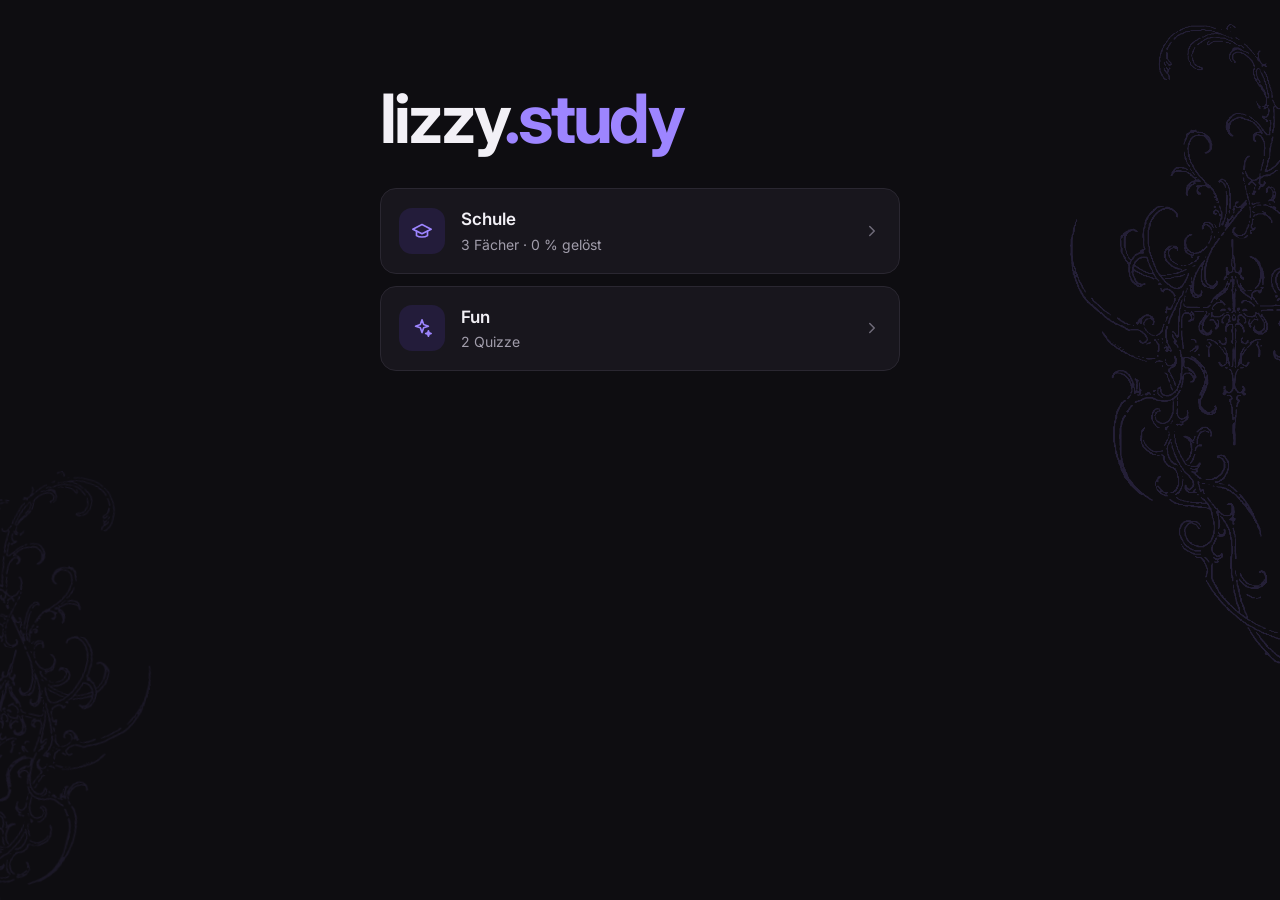
<file: index.html>
<!doctype html>
<html lang="de">
<head>
  <meta charset="utf-8">
  <meta name="viewport" content="width=device-width, initial-scale=1, viewport-fit=cover">
  <title>lizzy.study</title>
  <meta name="apple-mobile-web-app-capable" content="yes">
  <meta name="mobile-web-app-capable" content="yes">
  <meta name="apple-mobile-web-app-status-bar-style" content="black">
  <meta name="apple-mobile-web-app-title" content="lizzy.study">
  <meta name="theme-color" content="#0e0d11">
  <link rel="manifest" href="manifest.webmanifest">
  <link rel="apple-touch-icon" href="icons/apple-touch-icon.png">
  <link rel="icon" type="image/png" href="icons/icon-192.png">
  <link rel="preconnect" href="https://fonts.googleapis.com">
  <link rel="preconnect" href="https://fonts.gstatic.com" crossorigin>
  <link rel="stylesheet" href="https://fonts.googleapis.com/css2?family=Inter:wght@400;500;600;700&family=Dela+Gothic+One&family=Special+Elite&display=swap">
  <link rel="stylesheet" href="styles.css">
</head>
<body>
  <div id="app"></div>
  <script src="app.js"></script>
  <script src="fun.js"></script>
  <script>
    if ('serviceWorker' in navigator && !['localhost', '127.0.0.1'].includes(location.hostname)) {
      navigator.serviceWorker.register('sw.js').catch(() => {});
    }
  </script>
</body>
</html>
</file>
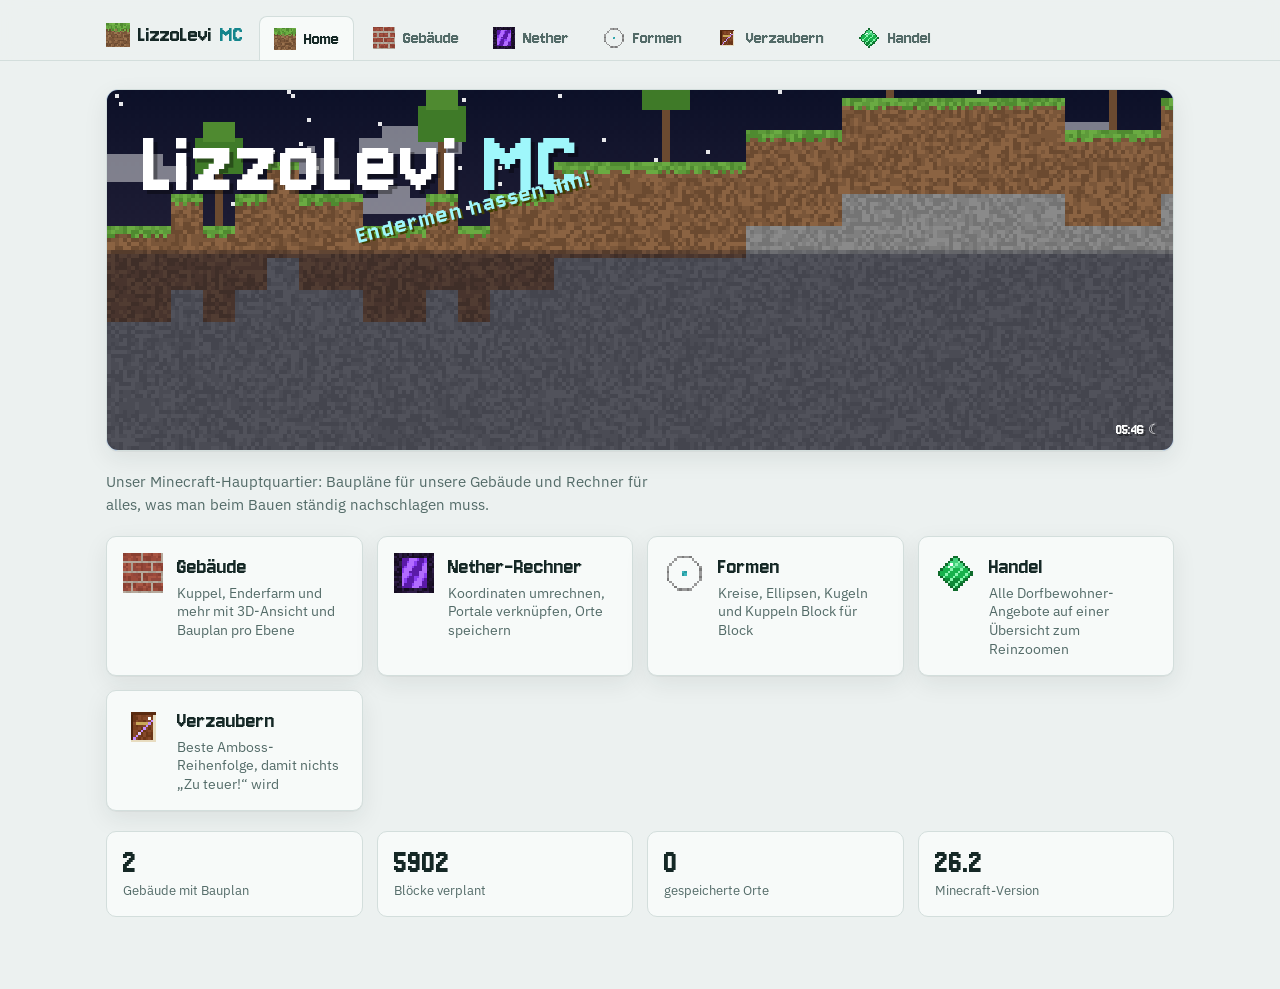
<file: mc/index.html>
<!doctype html>
<html lang="de">
<head>
<meta charset="utf-8">
<meta name="viewport" content="width=device-width, initial-scale=1, viewport-fit=cover">
<title>LizzoLevi MC</title>
<meta name="theme-color" content="#0d1617">
<link rel="preconnect" href="https://fonts.googleapis.com">
<link rel="preconnect" href="https://fonts.gstatic.com" crossorigin>
<link rel="stylesheet" href="https://fonts.googleapis.com/css2?family=Jersey+10&family=Press+Start+2P&family=IBM+Plex+Sans:wght@400;600&family=IBM+Plex+Mono:wght@400;600&display=swap">
<style>
/* Aufbau: Kopfzeile mit Inventar-Tabs (wie im Kreativmodus), darunter je Tab ein Bereich.
   Clean im Grundton, Minecraft-Akzente bei Tabs, Eingabefeldern, Knöpfen und Tooltips. */
:root{
  --bg:#ecf1f0; --panel:#f7faf9; --sunk:#e3eae9; --line:#d3dedc; --line-5:#b3c3c0; --line-10:#7f9794;
  --fg:#152826; --muted:#536b68; --accent:#13858c;
  --grass:#5d9a3a; --dirt:#7a5639; --nether:#a8382b; --ench:#8a4fe0; --gold:#e0a400; --xp:#5fbf1f;
  --shadow:0 1px 0 rgba(0,0,0,.04),0 8px 24px rgba(21,40,38,.08);
  --f-display:"Jersey 10","Courier New",monospace;
  --f-body:"IBM Plex Sans",system-ui,sans-serif;
  --f-mono:"IBM Plex Mono",ui-monospace,monospace;
  color-scheme:light;
}
@media (prefers-color-scheme: dark){:root:not([data-theme="light"]){
  --bg:#0d1617; --panel:#132022; --sunk:#0f1a1c; --line:#203234; --line-5:#2f4648; --line-10:#4b6a6d;
  --fg:#dfeceb; --muted:#8fa9a6; --accent:#3cb6bd; --nether:#d4513f; --ench:#b07cff; --gold:#f1c40f; --xp:#80ff20;
  --shadow:0 1px 0 rgba(0,0,0,.2),0 10px 28px rgba(0,0,0,.35); color-scheme:dark}}
:root[data-theme="dark"]{
  --bg:#0d1617; --panel:#132022; --sunk:#0f1a1c; --line:#203234; --line-5:#2f4648; --line-10:#4b6a6d;
  --fg:#dfeceb; --muted:#8fa9a6; --accent:#3cb6bd; --nether:#d4513f; --ench:#b07cff; --gold:#f1c40f; --xp:#80ff20;
  --shadow:0 1px 0 rgba(0,0,0,.2),0 10px 28px rgba(0,0,0,.35); color-scheme:dark}
*{box-sizing:border-box}
html{font-synthesis-weight:none}
html,body{margin:0}
body{background:var(--bg);color:var(--fg);font-family:var(--f-body);font-size:15px;line-height:1.5;min-height:100vh}
[hidden]{display:none!important}
.wrap{max-width:1100px;margin:0 auto;
  padding-left:max(16px,env(safe-area-inset-left,0px));padding-right:max(16px,env(safe-area-inset-right,0px))}
canvas.px,img.px{image-rendering:pixelated;image-rendering:crisp-edges}
h2{font-family:var(--f-display);font-size-adjust:.52;font-weight:700;font-size:clamp(26px,5vw,34px);line-height:1.1;margin:0;letter-spacing:.01em}
h3{font-family:var(--f-display);font-size-adjust:.52;font-weight:500;font-size:20px;margin:0}
.lead{margin:6px 0 0;color:var(--muted);max-width:62ch}
.muted{color:var(--muted)}
a{color:var(--accent)}

/* ---------- Kopf + Tabs ---------- */
.top{position:sticky;top:0;z-index:20;background:color-mix(in srgb,var(--bg) 88%,transparent);
  backdrop-filter:blur(10px);-webkit-backdrop-filter:blur(10px);padding-top:env(safe-area-inset-top,0px)}
.topin{display:flex;align-items:flex-end;gap:16px;padding-top:12px}
.brand{display:flex;align-items:center;gap:8px;font-family:var(--f-display);font-size-adjust:.52;font-weight:700;font-size:20px;
  color:var(--fg);text-decoration:none;padding-bottom:10px;white-space:nowrap}
.brand span{color:var(--accent)}
.brand img{width:24px;height:24px}
.tabs{display:flex;gap:4px;overflow-x:auto;scrollbar-width:none;flex:1;min-width:0;padding-top:4px}
.tabs::-webkit-scrollbar{display:none}
.tab{all:unset;cursor:pointer;display:flex;align-items:center;gap:8px;flex:none;
  padding:8px 14px 9px;border:1px solid transparent;border-bottom:0;border-radius:8px 8px 0 0;
  font-family:var(--f-display);font-size-adjust:.52;font-size:16px;color:var(--muted);position:relative;top:1px;
  transition:color .15s,background .15s,transform .15s}
.tab img{width:22px;height:22px;transition:transform .15s}
.tab:hover{color:var(--fg);background:color-mix(in srgb,var(--panel) 60%,transparent)}
.tab:hover img{transform:translateY(-2px)}
.tab[aria-selected="true"]{color:var(--fg);background:var(--panel);border-color:var(--line);padding-top:10px}
.tab:focus-visible{outline:2px solid var(--accent);outline-offset:-2px}
.topline{height:1px;background:var(--line)}
@media (max-width:640px){
  /* Handy: alle Tabs passen nebeneinander, Icon über dem Namen */
  .topin{flex-direction:column;align-items:stretch;gap:0;padding-top:6px}
  .brand{padding-bottom:4px;font-size:18px}
  .tabs{gap:2px}
  .tab{flex:1 1 0;min-width:0;flex-direction:column;gap:2px;padding:6px 0;font-size:12px;letter-spacing:-.02em;line-height:1;text-align:center}
  .tab img{width:20px;height:20px}
  .tab[aria-selected="true"]{padding-top:6px}
  main{padding-block:18px 56px}
  section.pane{gap:16px}
  .card{padding:14px}
  .lead{font-size:14.5px}
  .hero canvas{height:200px}
  .facts3{grid-template-columns:repeat(2,minmax(0,1fr));gap:10px}
  .stat b{font-size:26px}
  .tiles{gap:10px}
  .tile{padding:12px 14px}
  .dim .xyz{gap:8px;padding:12px}
  .viewer{height:min(70vh,calc(100vw + 40px))}
  .iso canvas{height:340px}
  .items{grid-template-columns:repeat(4,minmax(0,1fr))}
}
/* Touch-Geräte: Felder ab 16 px, sonst zoomt iOS beim Antippen hinein; größere Tippflächen */
@media (pointer:coarse){
  .mcin,textarea.mcin,.numrow .mcin,select,.ench select,#prior{font-size:16px!important}
  .mcbtn.sm{padding:6px 12px}
  .seg button{padding:9px 6px}
  input[type=range]{height:28px}
}

main{padding-block:28px 72px}
section.pane{display:flex;flex-direction:column;gap:20px;animation:rise .25s ease}
@keyframes rise{from{opacity:0;transform:translateY(6px)}to{opacity:1;transform:none}}

/* ---------- Bausteine ---------- */
.card{background:var(--panel);border:1px solid var(--line);border-radius:10px;padding:18px;box-shadow:var(--shadow);min-width:0}
.card > h3{margin-bottom:12px}
.row{display:flex;gap:10px;flex-wrap:wrap;align-items:center}
.field{display:flex;flex-direction:column;gap:4px;min-width:0}
.field > span{font-size:12px;font-weight:600;letter-spacing:.06em;text-transform:uppercase;color:var(--muted)}
/* Minecraft-Textfeld: schwarz mit grauem Rand */
.mcin{font:600 16px var(--f-mono);font-variant-numeric:tabular-nums;color:#f0f0f0;background:#0b0b0b;
  border:2px solid #a0a0a0;border-radius:0;padding:8px 10px;width:100%;min-width:0;outline:none}
.mcin:focus{border-color:#fff;box-shadow:0 0 0 3px color-mix(in srgb,var(--accent) 45%,transparent)}
.mcin::placeholder{color:#6d6d6d}
textarea.mcin{font-size:13px;resize:vertical;min-height:44px}
/* Minecraft-Knopf: Stein mit Kante */
.mcbtn{all:unset;cursor:pointer;font-family:var(--f-display);font-size-adjust:.52;font-size:16px;color:#f2f2f2;text-shadow:2px 2px 0 #3f3f3f;
  background:linear-gradient(#8c8c8c,#6f6f6f);border:2px solid #1e1e1e;
  box-shadow:inset 2px 2px 0 #b5b5b5,inset -2px -2px 0 #4f4f4f;padding:6px 14px;text-align:center;white-space:nowrap}
.mcbtn:hover{background:linear-gradient(#8f96c8,#6f78b0);box-shadow:inset 2px 2px 0 #b9c0ee,inset -2px -2px 0 #4b5290}
.mcbtn:active{transform:translateY(1px)}
.mcbtn:focus-visible{outline:2px solid #fff;outline-offset:1px}
.mcbtn.sm{font-size:14px;padding:3px 10px}
.mcbtn[disabled]{opacity:.45;pointer-events:none}
/* Umschalter-Gruppe */
.seg{display:flex;flex-wrap:wrap;gap:4px;background:var(--sunk);border:1px solid var(--line);border-radius:8px;padding:4px}
.seg button{all:unset;cursor:pointer;flex:1;text-align:center;padding:6px 6px;border-radius:5px;font-weight:600;font-size:14px;color:var(--muted);white-space:nowrap;
  display:flex;align-items:center;justify-content:center;gap:6px}
.seg button img{width:16px;height:16px}
.seg button[aria-pressed="true"]{background:var(--panel);color:var(--fg);box-shadow:0 1px 3px rgba(0,0,0,.12)}
.seg button:focus-visible{outline:2px solid var(--accent)}
input[type=range]{width:100%;accent-color:var(--accent)}
.check{display:flex;gap:8px;align-items:center;font-size:14px;cursor:pointer}
.check input{accent-color:var(--accent);width:16px;height:16px}
/* Minecraft-Tooltip (lila Rahmen) */
.tip{background:#100010f0;color:#fff;border:2px solid #25015b;outline:2px solid #100010;border-radius:2px;
  padding:6px 9px;font-family:var(--f-display);font-size-adjust:.52;font-size:15px;line-height:1.35;box-shadow:inset 0 0 0 1px #5000ff50}
.tip .t-name{color:#55ffff}
.tip .t-ench{color:#a8a8a8}
.tip .t-cost{color:#80ff20}

/* ---------- Home ---------- */
.hero{position:relative;border-radius:12px;overflow:hidden;border:1px solid var(--line);box-shadow:var(--shadow);background:#79a7ff}
.hero canvas{display:block;width:100%;height:clamp(220px,38vw,360px)}
.hero .ttl{position:absolute;left:0;right:0;top:0;padding:clamp(18px,4vw,36px);pointer-events:none}
.hero h1{font-family:var(--f-display);font-size-adjust:.52;font-weight:700;font-size:clamp(40px,9vw,80px);line-height:.95;margin:0;color:#fff;
  text-shadow:4px 4px 0 rgba(0,0,0,.35);letter-spacing:.02em;position:relative;display:inline-block}
.hero h1 span{color:#9ff7fb}
.splash{position:absolute;right:-.6em;bottom:-.7em;transform:rotate(-14deg);transform-origin:center;white-space:nowrap;
  font-family:var(--f-display);font-size-adjust:.52;font-size:clamp(14px,2.4vw,22px);color:#ffff3f;text-shadow:2px 2px 0 #3f3f00;
  animation:splash .5s ease-in-out infinite alternate}
@keyframes splash{to{transform:rotate(-14deg) scale(1.08)}}
.clock{position:absolute;right:12px;bottom:10px;font-family:var(--f-display);font-size-adjust:.52;font-size:14px;color:#fff;text-shadow:2px 2px 0 rgba(0,0,0,.4)}
.tiles{display:grid;grid-template-columns:repeat(auto-fill,minmax(min(100%,240px),1fr));gap:14px}
.tile{all:unset;cursor:pointer;display:flex;gap:14px;align-items:flex-start;background:var(--panel);border:1px solid var(--line);border-radius:10px;
  padding:16px;box-shadow:var(--shadow);transition:transform .18s ease,border-color .18s ease}
.tile:hover{transform:translateY(-3px);border-color:var(--accent)}
.tile:focus-visible{outline:3px solid var(--accent);outline-offset:3px}
.tile img{width:40px;height:40px;flex:none}
.tile b{display:block;font-family:var(--f-display);font-size-adjust:.52;font-size:19px;font-weight:700}
.tile small{display:block;color:var(--muted);font-size:13.5px;line-height:1.4;margin-top:2px}
.facts3{display:grid;grid-template-columns:repeat(auto-fit,minmax(140px,1fr));gap:14px}
.stat{background:var(--panel);border:1px solid var(--line);border-radius:10px;padding:14px 16px}
.stat b{display:block;font-family:var(--f-display);font-size-adjust:.52;font-size:30px;line-height:1.1;font-variant-numeric:tabular-nums}
.stat span{color:var(--muted);font-size:13px}

/* ---------- Gebäude ---------- */
.grid{display:grid;grid-template-columns:repeat(auto-fill,minmax(min(100%,320px),1fr));gap:20px}
.build{display:flex;flex-direction:column;background:var(--panel);border:1px solid var(--line);border-radius:10px;
  overflow:hidden;color:inherit;text-decoration:none;box-shadow:var(--shadow);
  transition:transform .18s ease,box-shadow .18s ease,border-color .18s ease}
.build:hover{transform:translateY(-3px);border-color:var(--accent)}
.build:focus-visible{outline:3px solid var(--accent);outline-offset:3px}
.build .pic{aspect-ratio:16/9;overflow:hidden;background:var(--line)}
.build img{display:block;width:100%;height:100%;object-fit:cover;transition:transform .4s ease}
.build:hover img{transform:scale(1.04)}
.build .body{padding:14px 16px 16px;display:flex;flex-direction:column;gap:6px}
.build h3{font-weight:700;font-size:22px}
.build p{margin:0;color:var(--muted);font-size:14px}
.facts{display:flex;flex-wrap:wrap;gap:6px 14px;margin-top:4px;font-family:var(--f-mono);font-size:13px;font-variant-numeric:tabular-nums}
.facts span{color:var(--muted)}
.go{margin-top:8px;font-weight:600;color:var(--accent)}
.soon{border:2px dashed var(--line);border-radius:10px;display:flex;align-items:center;justify-content:center;
  min-height:220px;color:var(--muted);font-family:var(--f-display);font-size-adjust:.52;font-size:18px;text-align:center;padding:24px}

/* ---------- Nether ---------- */
.dims{display:grid;grid-template-columns:minmax(0,1fr) auto minmax(0,1fr);gap:14px;align-items:stretch}
@media (max-width:760px){.dims{grid-template-columns:1fr}.swap{transform:rotate(90deg)}}
.dim{border-radius:10px;overflow:hidden;border:1px solid var(--line);background:var(--panel);box-shadow:var(--shadow)}
.dim header{display:flex;align-items:center;gap:10px;padding:10px 14px;color:#fff;font-family:var(--f-display);font-size-adjust:.52;font-size:20px;text-shadow:2px 2px 0 rgba(0,0,0,.35)}
.dim header img{width:28px;height:28px}
.dim.ow header{background:linear-gradient(90deg,#4f8a30,#6aab42)}
.dim.ne header{background:linear-gradient(90deg,#6e1d18,#a8382b)}
.dim .xyz{display:grid;grid-template-columns:repeat(3,minmax(0,1fr));gap:10px;padding:16px}
.dim .foot{padding:0 16px 14px;font-size:13px;color:var(--muted);display:flex;justify-content:space-between;gap:8px;flex-wrap:wrap;align-items:center}
.swap{align-self:center;justify-self:center;font-family:var(--f-display);font-size-adjust:.52;font-size:28px;color:var(--muted)}
.tpline{font-family:var(--f-mono);font-size:12.5px;background:var(--sunk);border:1px solid var(--line);border-radius:5px;padding:4px 8px;
  overflow:hidden;text-overflow:ellipsis;white-space:nowrap;max-width:100%;cursor:copy}
.places{display:flex;flex-direction:column;gap:8px}
.place{display:grid;grid-template-columns:auto minmax(0,1fr) auto;gap:12px;align-items:center;border:1px solid var(--line);border-radius:8px;padding:8px 10px;background:var(--bg)}
.place img{width:24px;height:24px}
.place b{display:block;font-size:14.5px;overflow:hidden;text-overflow:ellipsis;white-space:nowrap}
.place .c{font-family:var(--f-mono);font-size:12.5px;color:var(--muted);font-variant-numeric:tabular-nums;display:flex;flex-wrap:wrap;gap:2px 12px}
.place .c i{font-style:normal;color:var(--fg)}
.place .acts{display:flex;gap:6px}
.empty{color:var(--muted);font-size:14px;text-align:center;padding:14px;border:2px dashed var(--line);border-radius:8px}
.facts-list{margin:0;padding-left:18px;color:var(--muted);font-size:14px;display:flex;flex-direction:column;gap:4px}
.facts-list b{color:var(--fg)}

/* ---------- Formen ---------- */
.shape{display:grid;grid-template-columns:300px minmax(0,1fr);gap:20px;align-items:start}
@media (max-width:880px){.shape{grid-template-columns:1fr}}
/* Regler bleiben beim Scrollen am Bildschirm (Desktop); am Handy bleibt die Ebenen-Leiste oben kleben */
@media (min-width:881px){.shape .ctl{position:sticky;top:76px;max-height:calc(100vh - 92px);overflow-y:auto;scrollbar-width:thin}}
.layernav{position:sticky;top:76px;z-index:5;background:color-mix(in srgb,var(--bg) 92%,transparent);
  backdrop-filter:blur(8px);-webkit-backdrop-filter:blur(8px);padding:6px 0;margin:-6px 0}
@media (max-width:880px){.layernav{top:var(--toph,88px)}}
.ctl{display:flex;flex-direction:column;gap:14px}
.ctl label.rng{display:flex;justify-content:space-between;font-size:13px;font-weight:600}
.ctl label.rng output{font-family:var(--f-mono);font-variant-numeric:tabular-nums}
.numrow{display:grid;grid-template-columns:minmax(0,1fr) 74px;gap:10px;align-items:center}
.numrow .mcin{padding:4px 6px;font-size:14px;text-align:center}
.mats{display:flex;gap:6px;flex-wrap:wrap}
.mats button{all:unset;cursor:pointer;width:30px;height:30px;border:2px solid transparent;border-radius:4px;box-shadow:inset 0 0 0 1px rgba(0,0,0,.25)}
.mats button img{width:100%;height:100%;display:block}
.mats button[aria-pressed="true"]{border-color:var(--fg)}
.mats button:focus-visible{outline:2px solid var(--accent)}
.out{display:flex;flex-direction:column;gap:14px;min-width:0}
.sumrow{display:grid;grid-template-columns:repeat(auto-fit,minmax(120px,1fr));gap:10px}
.sumrow .stat{padding:10px 12px}
.sumrow .stat b{font-size:22px}
.layernav{display:flex;align-items:center;gap:8px;flex-wrap:wrap}
.layernav input[type=range]{flex:1;min-width:120px}
.lname{font-family:var(--f-mono);font-size:14px;font-variant-numeric:tabular-nums;min-width:9ch}
.board{position:relative;height:clamp(320px,62vh,640px);border:1px solid var(--line);border-radius:8px;background:var(--panel);overflow:hidden}
.board canvas{display:block;width:100%;height:100%;touch-action:none;cursor:crosshair}
.board.drag canvas{cursor:grabbing}
.board .vbar{right:8px;bottom:8px}
.info{font-family:var(--f-mono);font-size:13px;color:var(--muted);min-height:1.5em}
.info b{color:var(--fg)}
.iso{position:relative;border:1px solid var(--line);border-radius:8px;background:radial-gradient(circle at 50% 30%,color-mix(in srgb,var(--accent) 12%,var(--panel)),var(--panel));overflow:hidden}
.iso canvas{display:block;width:100%;height:clamp(300px,52vh,520px);cursor:grab;touch-action:none}
.iso.drag canvas{cursor:grabbing}
.iso .vbar{right:8px;bottom:8px}
.ihint{position:absolute;left:10px;top:8px;font-size:12px;color:var(--muted);pointer-events:none}
@media (pointer:coarse){.ihint{display:none}}
.cols2{display:grid;grid-template-columns:minmax(0,1fr) minmax(0,1fr);gap:14px}
@media (max-width:640px){.cols2{grid-template-columns:1fr}}

/* ---------- Verzauberungen ---------- */
.items{display:grid;grid-template-columns:repeat(auto-fill,minmax(64px,1fr));gap:6px}
/* Inventar-Slot */
.slot{all:unset;cursor:pointer;aspect-ratio:1;display:flex;flex-direction:column;align-items:center;justify-content:center;gap:2px;
  background:#8b8b8b;border:2px solid;border-color:#373737 #fff #fff #373737;position:relative}
.slot img{width:58%;height:58%}
.slot span{font-family:var(--f-display);font-size-adjust:.52;font-size:11px;color:#1f1f1f;line-height:1}
.slot:hover{background:#a2a2a2}
.slot[aria-pressed="true"]{background:#c6c6c6;box-shadow:inset 0 0 0 2px var(--ench)}
.slot:focus-visible{outline:2px solid var(--accent);outline-offset:2px}
.enchs{display:grid;grid-template-columns:repeat(auto-fill,minmax(min(100%,230px),1fr));gap:8px}
.ench{display:flex;align-items:center;gap:10px;border:1px solid var(--line);border-radius:8px;padding:8px 10px;background:var(--bg);cursor:pointer;transition:border-color .15s,background .15s}
.ench:hover{border-color:var(--line-10)}
.ench input[type=checkbox]{accent-color:var(--ench);width:17px;height:17px;flex:none}
.ench .nm{flex:1;min-width:0;font-size:14.5px;font-weight:600}
.ench .nm small{display:block;font-weight:400;font-size:12px;color:var(--muted)}
.ench select{font:600 13px var(--f-mono);background:var(--panel);color:var(--fg);border:1px solid var(--line-10);border-radius:5px;padding:2px 4px}
.ench.on{border-color:var(--ench);background:color-mix(in srgb,var(--ench) 9%,var(--bg))}
.ench.off{opacity:.42;cursor:not-allowed}
.ench.off .nm small::after{content:" · verträgt sich nicht"}
.steps{display:flex;flex-direction:column;gap:10px;counter-reset:st}
.step{display:grid;grid-template-columns:28px minmax(0,1fr) auto minmax(0,1fr) auto;gap:10px;align-items:center;
  background:#c6c6c6;border:2px solid;border-color:#fff #555 #555 #fff;padding:10px;color:#1f1f1f}
.step::before{counter-increment:st;content:counter(st);font-family:var(--f-display);font-size-adjust:.52;font-size:20px;text-align:center;color:#3f3f3f}
.step .tip{font-size:14px;min-width:0}
.step .plus{font-family:var(--f-display);font-size-adjust:.52;font-size:22px;color:#3f3f3f}
.step .cost{font-family:var(--f-display);font-size-adjust:.52;font-size:16px;color:#3f8d0f;text-align:right;white-space:nowrap}
.step .cost b{font-family:"Press Start 2P",var(--f-display);font-size:15px;color:#2d7a00;margin-left:4px}
.step .cost.warn b{color:#c03030}
@media (max-width:700px){
  .step{grid-template-columns:24px minmax(0,1fr);row-gap:6px}
  .step .plus{grid-column:2;text-align:left;font-size:16px;line-height:1}
  .step .tip{grid-column:2}
  .step .cost{grid-column:2;text-align:left}
}
.total{display:flex;flex-wrap:wrap;gap:10px 28px;align-items:baseline;font-family:var(--f-display);font-size-adjust:.52}
/* Zahl wie die Level-Anzeige im Spiel: grün mit schwarzem Rand */
.total b{font-family:"Press Start 2P",var(--f-display);font-weight:400;font-size:24px;line-height:1;color:#80ff20;margin:0 6px;letter-spacing:2px;
  text-shadow:-2px 0 0 #000,2px 0 0 #000,0 -2px 0 #000,0 2px 0 #000,2px 2px 0 #000,3px 3px 0 #000}
.xpbar{height:10px;background:#1c1c1c;border:2px solid #000;position:relative;overflow:hidden}
.xpbar i{position:absolute;inset:0 auto 0 0;background:linear-gradient(#b2ff5e,#5fbf1f 60%,#3f8d0f);transition:width .4s ease}
.warnbox{border:2px solid var(--nether);background:color-mix(in srgb,var(--nether) 10%,var(--panel));border-radius:8px;padding:10px 14px;font-size:14px}
.enchwrap{display:grid;grid-template-columns:minmax(0,1fr) minmax(0,1.05fr);gap:20px;align-items:start}
@media (max-width:900px){.enchwrap{grid-template-columns:1fr}}

/* ---------- Handel: Bildbetrachter ---------- */
.viewer{position:relative;height:min(78vh,820px);background:#323232;border:1px solid var(--line);border-radius:10px;overflow:hidden;
  touch-action:none;cursor:grab;user-select:none;-webkit-user-select:none;box-shadow:var(--shadow)}
.viewer.drag{cursor:grabbing}
.viewer:fullscreen{height:100vh;border-radius:0;border:0}
.vstage{position:absolute;left:0;top:0;transform-origin:0 0;will-change:transform}
.vstage img{display:block;max-width:none;image-rendering:auto}
.viewer.crisp .vstage img{image-rendering:pixelated}
.vbar{position:absolute;right:10px;bottom:10px;display:flex;gap:6px;align-items:center;background:rgba(20,20,20,.75);padding:6px;border:2px solid #000}
.vzoom{font-family:var(--f-display);font-size-adjust:.52;color:#fff;min-width:5ch;text-align:center;font-variant-numeric:tabular-nums}
.jobs{display:grid;grid-template-columns:repeat(auto-fill,minmax(min(100%,230px),1fr));gap:10px}
.job{all:unset;cursor:pointer;display:flex;align-items:center;gap:12px;padding:8px 12px 8px 8px;border-radius:10px;
  background:var(--bg);border:1px solid var(--line);position:relative;overflow:hidden;
  transition:transform .18s ease,border-color .18s ease,background .18s ease,box-shadow .18s ease;animation:rise .35s ease backwards;animation-delay:var(--d)}
.job:hover{transform:translateY(-2px);border-color:var(--line-10)}
.job:focus-visible{outline:2px solid var(--accent);outline-offset:2px}
.job .av{width:44px;height:44px;flex:none;border-radius:6px;background-image:url(img/handel@2x.webp);background-color:#323232;
  image-rendering:pixelated;box-shadow:inset 0 0 0 2px rgba(0,0,0,.35);transition:transform .25s ease}
.job .jt{flex:1;min-width:0;display:flex;flex-direction:column;line-height:1.25}
.job b{font-family:var(--f-display);font-size-adjust:.52;font-size:17px;font-weight:500}
.job small{color:var(--muted);font-size:12.5px;white-space:nowrap;overflow:hidden;text-overflow:ellipsis}
.job .jgo{font-family:var(--f-display);font-size-adjust:.52;font-size:22px;color:var(--muted);transition:transform .2s ease,color .2s ease}
.job.on{border-color:#17b14b;background:color-mix(in srgb,#17b14b 12%,var(--bg));box-shadow:0 0 0 3px color-mix(in srgb,#17b14b 22%,transparent)}
.job.on .av{animation:bob .9s ease-in-out infinite alternate}
.job.on .jgo{color:#17b14b;transform:rotate(90deg)}
@keyframes bob{from{transform:translateY(0) rotate(-3deg)}to{transform:translateY(-3px) rotate(3deg)}}
/* Markierung im Bild: Spotlight + leuchtender Rahmen mit Ecken */
.vmark{position:absolute;pointer-events:none;border-radius:6px;box-shadow:0 0 0 9999px rgba(0,0,0,.55);opacity:0}
.vmark::before{content:"";position:absolute;inset:-4px;border:3px solid #3fe07a;border-radius:8px;
  box-shadow:0 0 18px 2px rgba(63,224,122,.6),inset 0 0 18px rgba(63,224,122,.35)}
.vmark.show{animation:markIn .55s cubic-bezier(.2,.9,.3,1.3) .35s forwards}
.vmark.show::before{animation:glow 1.4s ease-in-out .9s infinite alternate}
.vmark i{position:absolute;width:18px;height:18px;border:4px solid #ffe14a}
.vmark .c1{left:-10px;top:-10px;border-right:0;border-bottom:0}
.vmark .c2{right:-10px;top:-10px;border-left:0;border-bottom:0}
.vmark .c3{left:-10px;bottom:-10px;border-right:0;border-top:0}
.vmark .c4{right:-10px;bottom:-10px;border-left:0;border-top:0}
.vtag{position:absolute;left:50%;bottom:calc(100% + 12px);transform:translateX(-50%);white-space:nowrap;
  background:#100010f0;color:#55ffff;border:2px solid #25015b;outline:2px solid #100010;padding:3px 10px;font-family:var(--f-display);font-size-adjust:.52;font-size:16px}
@keyframes markIn{from{opacity:0;transform:scale(1.08)}to{opacity:1;transform:scale(1)}}
@keyframes glow{from{box-shadow:0 0 10px 1px rgba(63,224,122,.45),inset 0 0 10px rgba(63,224,122,.2)}to{box-shadow:0 0 26px 5px rgba(63,224,122,.8),inset 0 0 22px rgba(63,224,122,.45)}}

.toast{position:fixed;left:50%;bottom:calc(24px + env(safe-area-inset-bottom,0px));transform:translateX(-50%) translateY(20px);opacity:0;
  transition:.25s ease;pointer-events:none;z-index:50}
.toast.show{opacity:1;transform:translateX(-50%)}

@media (prefers-reduced-motion:reduce){
  *{animation:none!important;transition:none!important}
  .build:hover,.tile:hover{transform:none}
}
</style>
</head>
<body>

<div class="top">
  <div class="wrap topin">
    <a class="brand" href="#home"><img class="px" data-sprite="grass" alt="">LizzoLevi <span>MC</span></a>
    <nav class="tabs" role="tablist" aria-label="Bereiche">
      <button class="tab" role="tab" data-tab="home"><img class="px" data-sprite="grass" alt="">Home</button>
      <button class="tab" role="tab" data-tab="gebaeude"><img class="px" data-sprite="bricks" alt="">Gebäude</button>
      <button class="tab" role="tab" data-tab="nether"><img class="px" data-sprite="portal" alt="">Nether</button>
      <button class="tab" role="tab" data-tab="formen"><img class="px" data-sprite="ring" alt="">Formen</button>
      <button class="tab" role="tab" data-tab="verzaubern"><img class="px" data-sprite="book" alt="">Verzaubern</button>
      <button class="tab" role="tab" data-tab="handel"><img class="px" data-sprite="emerald" alt="">Handel</button>
    </nav>
  </div>
  <div class="topline"></div>
</div>

<main class="wrap">

<!-- ================= HOME ================= -->
<section class="pane" id="home" role="tabpanel" hidden>
  <div class="hero">
    <canvas id="heroCanvas" class="px" aria-label="Pixel-Landschaft, Tageszeit passt sich der echten Uhrzeit an"></canvas>
    <div class="ttl"><h1>LizzoLevi <span>MC</span><span class="splash" id="splash"></span></h1></div>
    <div class="clock" id="clock"></div>
  </div>
  <p class="lead" style="margin:0">Unser Minecraft-Hauptquartier: Baupläne für unsere Gebäude und Rechner für alles, was man beim Bauen ständig nachschlagen muss.</p>
  <div class="tiles">
    <button class="tile" data-go="gebaeude"><img class="px" data-sprite="bricks" alt=""><span><b>Gebäude</b><small>Kuppel, Enderfarm und mehr mit 3D-Ansicht und Bauplan pro Ebene</small></span></button>
    <button class="tile" data-go="nether"><img class="px" data-sprite="portal" alt=""><span><b>Nether-Rechner</b><small>Koordinaten umrechnen, Portale verknüpfen, Orte speichern</small></span></button>
    <button class="tile" data-go="formen"><img class="px" data-sprite="ring" alt=""><span><b>Formen</b><small>Kreise, Ellipsen, Kugeln und Kuppeln Block für Block</small></span></button>
    <button class="tile" data-go="handel"><img class="px" data-sprite="emerald" alt=""><span><b>Handel</b><small>Alle Dorfbewohner-Angebote auf einer Übersicht zum Reinzoomen</small></span></button>
    <button class="tile" data-go="verzaubern"><img class="px" data-sprite="book" alt=""><span><b>Verzaubern</b><small>Beste Amboss-Reihenfolge, damit nichts „Zu teuer!“ wird</small></span></button>
  </div>
  <div class="facts3">
    <div class="stat"><b>2</b><span>Gebäude mit Bauplan</span></div>
    <div class="stat"><b>5902</b><span>Blöcke verplant</span></div>
    <div class="stat"><b id="placeCount">0</b><span>gespeicherte Orte</span></div>
    <div class="stat"><b>26.2</b><span>Minecraft-Version</span></div>
  </div>
</section>

<!-- ================= GEBÄUDE ================= -->
<section class="pane" id="gebaeude" role="tabpanel" hidden>
  <header>
    <h2>Gebäude</h2>
    <p class="lead">Unsere Bauwerke mit 3D-Ansicht, Bauplan für jede Ebene und Materialliste.</p>
  </header>
  <div class="grid">
    <a class="build" href="../kuppel/">
      <div class="pic"><img src="img/kuppel.webp" alt="Ellipsen-Kuppel mit Glasdach in der Abendsonne" width="1200" height="675"></div>
      <div class="body">
        <h3>Ellipsen-Kuppel</h3>
        <p>Helle Wände mit türkisen Säulen und Seelaternen, darüber eine Glaskuppel mit Prismarin-Rippen.</p>
        <div class="facts">
          <div><span>Fläche</span> 80 × 50</div>
          <div><span>Ebenen</span> 24</div>
          <div><span>Blöcke</span> 5136</div>
        </div>
        <span class="go">Bauplan öffnen →</span>
      </div>
    </a>
    <a class="build" href="../enderfarm/">
      <div class="pic"><img src="img/enderfarm.webp" alt="Enderman-Farm: Steinplattform im Void über einem Schacht aus Laub-Ringen" width="800" height="450"></div>
      <div class="body">
        <h3>Enderman-XP-Farm</h3>
        <p>Steinplattform im End-Void mit Endermite als Köder, Fallschacht aus Laub und Schlagkammer mit Kisten.</p>
        <div class="facts">
          <div><span>Fläche</span> 21 × 21</div>
          <div><span>Ebenen</span> 38</div>
          <div><span>Blöcke</span> 766</div>
        </div>
        <span class="go">Bauplan öffnen →</span>
      </div>
    </a>
    <div class="soon">Nächstes Gebäude<br>kommt bald</div>
  </div>
</section>

<!-- ================= NETHER ================= -->
<section class="pane" id="nether" role="tabpanel" hidden>
  <header>
    <h2>Nether-Rechner</h2>
    <p class="lead">Ein Block im Nether sind acht in der Oberwelt. Tipp auf einer Seite Koordinaten ein, die andere rechnet sich mit.</p>
  </header>

  <div class="dims">
    <div class="dim ow">
      <header><img class="px" data-sprite="grass" alt="">Oberwelt</header>
      <div class="xyz">
        <label class="field"><span>X</span><input class="mcin" id="owX" inputmode="decimal" placeholder="0"></label>
        <label class="field"><span>Y</span><input class="mcin" id="owY" inputmode="decimal" placeholder="64"></label>
        <label class="field"><span>Z</span><input class="mcin" id="owZ" inputmode="decimal" placeholder="0"></label>
      </div>
      <div class="foot"><span class="tpline" id="owTp" title="Zum Kopieren tippen"></span></div>
    </div>
    <div class="swap" aria-hidden="true">⇄</div>
    <div class="dim ne">
      <header><img class="px" data-sprite="netherrack" alt="">Nether</header>
      <div class="xyz">
        <label class="field"><span>X</span><input class="mcin" id="neX" inputmode="decimal" placeholder="0"></label>
        <label class="field"><span>Y</span><input class="mcin" id="neY" inputmode="decimal" placeholder="64"></label>
        <label class="field"><span>Z</span><input class="mcin" id="neZ" inputmode="decimal" placeholder="0"></label>
      </div>
      <div class="foot"><span class="tpline" id="neTp" title="Zum Kopieren tippen"></span></div>
    </div>
  </div>

  <div class="cols2">
    <div class="card">
      <h3>F3 + C einfügen</h3>
      <p class="muted" style="margin:0 0 10px;font-size:14px">Drück im Spiel <b>F3 + C</b> und füg den kopierten Text hier ein. Die Dimension wird automatisch erkannt.</p>
      <textarea class="mcin" id="paste" rows="2" placeholder="/execute in minecraft:overworld run tp @s 123.45 64.00 -789.12 …"></textarea>
      <div class="info" id="pasteInfo" style="margin-top:6px"></div>
    </div>
    <div class="card">
      <h3>Ort speichern</h3>
      <div class="row" style="flex-wrap:nowrap">
        <input class="mcin" id="placeName" placeholder="z. B. Basis, Festung, Bastion …" maxlength="40">
        <button class="mcbtn" id="placeAdd">Speichern</button>
      </div>
      <p class="muted" style="margin:10px 0 0;font-size:13px">Speichert die Koordinaten von oben. Bleibt nur in diesem Browser gespeichert.</p>
    </div>
  </div>

  <div class="card">
    <h3>Gespeicherte Orte</h3>
    <div class="places" id="places"></div>
  </div>

  <div class="card">
    <h3>Gut zu wissen</h3>
    <ul class="facts-list">
      <li><b>X und Z</b> werden durch 8 geteilt, <b>Y bleibt gleich</b>.</li>
      <li>Ein Portal sucht in der <b>Oberwelt im Umkreis von 128 Blöcken</b> nach einem Gegenstück, im <b>Nether nur 16 Blöcke</b>. Bau das Nether-Portal deshalb genau an die berechnete Stelle.</li>
      <li>Zwei Oberwelt-Portale sollten mindestens <b>1024 Blöcke</b> auseinander liegen, sonst landen beide im selben Nether-Portal.</li>
      <li>Über der Bedrock-Decke (Y 128) kann man bauen, aber Portale dort verknüpfen sich trotzdem nach Y.</li>
    </ul>
  </div>
</section>

<!-- ================= FORMEN ================= -->
<section class="pane" id="formen" role="tabpanel" hidden>
  <header>
    <h2>Formen-Rechner</h2>
    <p class="lead">Kreise, Ellipsen, Kugeln und Kuppeln als Blockraster. Tippe auf Blöcke, um sie als gesetzt abzuhaken.</p>
  </header>
  <div class="shape">
    <div class="card ctl">
      <div class="seg" id="shapeSeg">
        <button data-shape="kreis" aria-pressed="true">Kreis</button>
        <button data-shape="ellipse" aria-pressed="false">Ellipse</button>
        <button data-shape="kugel" aria-pressed="false">Kugel</button>
        <button data-shape="kuppel" aria-pressed="false">Kuppel</button>
      </div>
      <div class="field" data-for="w"><label class="rng" for="sW"><span id="sWlab">Durchmesser</span></label>
        <div class="numrow"><input type="range" id="sW" min="3" max="128" value="21"><input class="mcin" id="sWn" inputmode="numeric" value="21"></div></div>
      <div class="field" data-for="d"><label class="rng" for="sD"><span>Länge (Z)</span></label>
        <div class="numrow"><input type="range" id="sD" min="3" max="128" value="13"><input class="mcin" id="sDn" inputmode="numeric" value="13"></div></div>
      <div class="field" data-for="h"><label class="rng" for="sH"><span>Höhe</span></label>
        <div class="numrow"><input type="range" id="sH" min="2" max="64" value="10"><input class="mcin" id="sHn" inputmode="numeric" value="10"></div></div>
      <div class="field"><span>Füllung</span>
        <div class="seg" id="fillSeg">
          <button data-fill="hohl" aria-pressed="true">Hohl</button>
          <button data-fill="voll" aria-pressed="false">Voll</button>
        </div></div>
      <div class="field" id="thickF"><label class="rng" for="sT">Wandstärke <output id="sTo">1</output></label>
        <input type="range" id="sT" min="1" max="8" value="1"></div>
      <div class="field"><span>Block</span><div class="mats" id="mats"></div></div>
      <button class="mcbtn sm" id="resetDone">Abhaken zurücksetzen</button>
    </div>

    <div class="out">
      <div class="sumrow">
        <div class="stat"><b id="sumL">–</b><span>diese Ebene</span></div>
        <div class="stat"><b id="sumT">–</b><span>Blöcke gesamt</span></div>
        <div class="stat"><b id="sumS">–</b><span>Stacks</span></div>
        <div class="stat"><b id="sumDone">–</b><span>abgehakt</span></div>
      </div>
      <div class="layernav" id="layerNav">
        <button class="mcbtn sm" id="lPrev" aria-label="Ebene runter">▼</button>
        <input type="range" id="lRange" min="0" max="0" value="0" aria-label="Ebene">
        <button class="mcbtn sm" id="lNext" aria-label="Ebene hoch">▲</button>
        <span class="lname" id="lName"></span>
      </div>
      <div class="board" id="board"><canvas id="grid" aria-label="Blockraster: ziehen zum Verschieben, Mausrad oder zwei Finger zum Zoomen, antippen zum Abhaken"></canvas>
        <div class="vbar"><button class="mcbtn sm" id="bOut" aria-label="Herauszoomen">−</button><span class="vzoom" id="bZoom">100%</span><button class="mcbtn sm" id="bIn" aria-label="Hineinzoomen">+</button><button class="mcbtn sm" id="bFit">Ganz</button></div></div>
      <div class="info" id="cellInfo">Ziehen zum Verschieben, Mausrad oder zwei Finger zum Zoomen. Die Zahl sagt, wie viele Blöcke am Stück gesetzt werden. Antippen hakt ab.</div>
      <div class="iso" id="isoWrap"><canvas id="iso" aria-label="3D-Vorschau: rechte Maustaste gedrückt halten zum Drehen, linke zum Verschieben, Mausrad zum Zoomen"></canvas>
        <div class="ihint">Rechtsklick halten: drehen · Linksklick: verschieben · Rad: zoomen</div>
        <div class="vbar"><button class="mcbtn sm" id="iL" aria-label="Nach links drehen">⟲</button><button class="mcbtn sm" id="iR" aria-label="Nach rechts drehen">⟳</button><button class="mcbtn sm" id="iOut" aria-label="Herauszoomen">−</button><span class="vzoom" id="iZoom">100%</span><button class="mcbtn sm" id="iIn" aria-label="Hineinzoomen">+</button><button class="mcbtn sm" id="iFit">Ganz</button></div></div>
    </div>
  </div>
</section>

<!-- ================= VERZAUBERN ================= -->
<section class="pane" id="verzaubern" role="tabpanel" hidden>
  <header>
    <h2>Verzauberungs-Reihenfolge</h2>
    <p class="lead">Wähl Werkzeug und Bücher. Der Rechner probiert alle Kombinationen am Amboss durch und zeigt dir die günstigste Reihenfolge, ohne dass es „Zu teuer!“ wird.</p>
  </header>
  <div class="enchwrap">
    <div class="card">
      <h3>1. Gegenstand</h3>
      <div class="items" id="items"></div>
      <h3 style="margin-top:18px">2. Bücher</h3>
      <div class="enchs" id="enchs"></div>
      <div class="row" style="margin-top:14px;justify-content:space-between">
        <label class="field" style="flex-direction:row;align-items:center;gap:8px;font-size:14px">Schon
          <select id="prior" style="font:600 13px var(--f-mono);background:var(--panel);color:var(--fg);border:1px solid var(--line-10);border-radius:5px;padding:3px 6px">
            <option value="0">0×</option><option value="1">1×</option><option value="2">2×</option><option value="3">3×</option><option value="4">4×</option>
          </select> im Amboss gewesen</label>
        <div class="row"><button class="mcbtn sm" id="allMax">Alles max.</button><button class="mcbtn sm" id="noneE">Leeren</button></div>
      </div>
    </div>
    <div class="card" id="result">
      <h3>3. Reihenfolge</h3>
      <div id="resBody"></div>
    </div>
  </div>
</section>

<!-- ================= HANDEL ================= -->
<section class="pane" id="handel" role="tabpanel" hidden>
  <header>
    <h2>Dorfbewohner-Handel</h2>
    <p class="lead">Alle Berufe mit ihren Angeboten von Stufe 1 bis 5. Zum Zoomen zwei Finger, Mausrad oder Doppeltippen; zum Verschieben ziehen.</p>
  </header>
  <div class="viewer" id="viewer">
    <div class="vstage" id="vstage"><img id="vimg" src="img/handel@2x.webp" alt="Übersicht aller Dorfbewohner-Handelsangebote in Minecraft nach Beruf" width="3556" height="3604" draggable="false"></div>
    <div class="vmark" id="vmark" hidden><span class="vtag" id="vmarkName"></span><i class="c1"></i><i class="c2"></i><i class="c3"></i><i class="c4"></i></div>
    <div class="vbar">
      <button class="mcbtn sm" id="vOut" aria-label="Herauszoomen">−</button>
      <span class="vzoom" id="vZoom">100%</span>
      <button class="mcbtn sm" id="vIn" aria-label="Hineinzoomen">+</button>
      <button class="mcbtn sm" id="vFit">Ganz</button>
      <button class="mcbtn sm" id="vFull" aria-label="Vollbild">⛶</button>
    </div>
  </div>
  <div class="card">
    <h3>Berufe <small class="muted" style="font-family:var(--f-body);font-size:13px;font-weight:400">· antippen, um sie oben im Bild zu finden</small></h3>
    <div class="jobs" id="jobs"></div>
    <p class="muted" style="font-size:13px;margin:12px 0 0">Pro Stufe gibt es zwei Angebote, außer es ist nur eins aufgelistet. Verzauberte Bücher: jede Verzauberung gleich wahrscheinlich, Schatz-Verzauberungen (z. B. Reparatur) kosten doppelt.</p>
  </div>
</section>

</main>

<div class="toast tip" id="toast"></div>
<script src="mc.js"></script>
</body>
</html>
</file>
<file: styles.css>
/* ---------- Farben & Grundwerte (immer dunkel) ---------- */
:root {
  --bg: #0e0d11;
  --surface: #18161d;
  --surface-2: #211f27;
  --text: #f2f0f6;
  --muted: #a19dab;
  --faint: #6f6b79;
  --line: #2a2731;
  --accent: #9d85ff;
  --accent-ink: #120d24;
  --accent-soft: #231c3a;
  --ok: #4cc794;
  --ok-ink: #07160f;
  --ok-soft: #13271e;
  --bad: #f07188;
  --bad-ink: #1f070c;
  --bad-soft: #2d161b;
  --shadow: none;
  --lift: 0 12px 32px rgba(0, 0, 0, .5);
  --radius: 16px;
  color-scheme: dark;
}

/* ---------- Basis ---------- */
* { box-sizing: border-box; margin: 0; padding: 0; }
html { -webkit-text-size-adjust: 100%; }
body {
  background: var(--bg);
  color: var(--text);
  font: 16px/1.5 Inter, -apple-system, BlinkMacSystemFont, "Segoe UI", system-ui, sans-serif;
  -webkit-font-smoothing: antialiased;
  -webkit-tap-highlight-color: transparent;
  min-height: 100vh;
}
button { font: inherit; color: inherit; background: none; border: 0; cursor: pointer; }
a { color: inherit; text-decoration: none; }
[data-route] { cursor: pointer; }
[data-route]:focus-visible, button:focus-visible { outline: 2px solid var(--accent); outline-offset: 2px; }
strong { font-weight: 600; }

.page {
  max-width: 560px;
  margin: 0 auto;
  padding-block: 12px 48px;
  padding-left: max(20px, env(safe-area-inset-left, 0px));
  padding-right: max(20px, env(safe-area-inset-right, 0px));
  animation: fade .25s ease;
}
@keyframes fade { from { opacity: 0; transform: translateY(6px); } }

/* ---------- Ornament im Hintergrund (Startseite) ---------- */
.ornament {
  position: fixed; z-index: -1; pointer-events: none;
  top: 24px; right: -70px;
  width: 280px; aspect-ratio: 538 / 1284;
  background: var(--accent);
  -webkit-mask: url("assets/ornament.png") center / contain no-repeat;
  mask: url("assets/ornament.png") center / contain no-repeat;
  opacity: .16;
  animation: ornament-in 1.2s ease;
}
.ornament.alt {
  top: auto; right: auto; bottom: -140px; left: -110px;
  width: 240px; transform: scaleX(-1) rotate(-14deg);
  opacity: .09;
}
@keyframes ornament-in { from { opacity: 0; } }

/* ---------- Kopfzeile ---------- */
.top { display: flex; align-items: center; height: 44px; margin-bottom: 16px; }
.back {
  display: inline-flex; align-items: center; gap: 2px;
  margin-left: -8px; padding: 6px 8px 6px 2px;
  color: var(--accent); font-weight: 500;
}
.home {
  width: 40px; height: 40px; margin-left: auto; margin-right: -8px; border-radius: 10px;
  display: grid; place-items: center; color: var(--muted); flex: none;
  transition: color .15s, background .15s;
}
.home:hover, .home:active { color: var(--accent); background: var(--surface-2); }
.task-top .home { margin-left: 0; }
.brand { font-weight: 700; font-size: 17px; letter-spacing: -.01em; }
.brand span { color: var(--accent); }

.eyebrow {
  font-size: 13px; font-weight: 600; letter-spacing: .06em; text-transform: uppercase;
  color: var(--muted); margin-bottom: 6px;
}
h1 { font-size: 32px; line-height: 1.15; font-weight: 700; letter-spacing: -.025em; }
.lead { color: var(--muted); margin-top: 8px; }
.section { margin-top: 28px; }
.section-label {
  font-size: 13px; font-weight: 600; color: var(--muted);
  letter-spacing: .06em; text-transform: uppercase; margin: 0 4px 10px;
}

/* ---------- Startseite ---------- */
.start-hero { padding: 72px 0 36px; }
.wordmark {
  font-size: clamp(46px, 14vw, 68px); line-height: 1; font-weight: 700; letter-spacing: -.045em;
}
.wordmark span { color: var(--accent); }
.menu .card { min-height: 84px; }

.empty {
  display: grid; justify-items: center; gap: 14px; text-align: center;
  padding: 40px 24px; border: 1.5px dashed var(--line); border-radius: var(--radius);
  color: var(--muted);
}

/* ---------- Fortschrittsbalken ---------- */
.bar { height: 4px; border-radius: 2px; background: var(--surface-2); overflow: hidden; }
.bar > i { display: block; height: 100%; width: 0; background: var(--accent); border-radius: inherit; transition: width .4s ease; }

/* ---------- Fächer (Kacheln) ---------- */
.grid { display: grid; grid-template-columns: 1fr 1fr; gap: 12px; }
.tile {
  display: flex; flex-direction: column;
  min-height: 148px; padding: 16px;
  background: var(--surface); border: 1px solid var(--line); border-radius: var(--radius);
  box-shadow: var(--shadow);
  transition: transform .15s ease, border-color .15s ease;
}
.tile:hover { border-color: var(--accent); }
.tile:active { transform: scale(.98); }
.tile-mark {
  width: 38px; height: 38px; border-radius: 11px;
  display: grid; place-items: center;
  background: var(--accent-soft); color: var(--accent);
  font-weight: 700; font-size: 15px;
}
.tile-name { margin-top: auto; padding-top: 16px; font-weight: 600; font-size: 17px; letter-spacing: -.01em; }
.tile-meta { font-size: 13px; color: var(--muted); margin-top: 2px; }
.tile .bar { margin-top: 12px; }

/* ---------- Listen (Unterthemen) ---------- */
.list {
  background: var(--surface); border: 1px solid var(--line); border-radius: var(--radius);
  overflow: hidden; box-shadow: var(--shadow);
}
.row { display: flex; align-items: center; gap: 14px; padding: 16px; border-top: 1px solid var(--line); transition: background .15s; }
.row:first-child { border-top: 0; }
.row:hover, .row:active { background: var(--surface-2); }
.row-main { flex: 1; min-width: 0; }
.row-title { font-weight: 600; letter-spacing: -.005em; }
.row-meta { font-size: 13px; color: var(--muted); margin-top: 2px; }
.row .bar { margin-top: 10px; }
.chev { color: var(--faint); flex: none; display: flex; }

/* ---------- Thema: Theorie / Aufgaben ---------- */
.cards { display: grid; gap: 12px; }
.card {
  display: flex; align-items: center; gap: 16px; padding: 18px;
  background: var(--surface); border: 1px solid var(--line); border-radius: var(--radius);
  box-shadow: var(--shadow);
  transition: transform .15s ease, border-color .15s ease;
}
.card:hover { border-color: var(--accent); }
.card:active { transform: scale(.985); }
.card-icon {
  width: 46px; height: 46px; border-radius: 13px; flex: none;
  display: grid; place-items: center;
  background: var(--accent-soft); color: var(--accent);
}
.card-main { flex: 1; min-width: 0; }
.card-title { font-weight: 600; font-size: 17px; }
.card-meta { font-size: 14px; color: var(--muted); margin-top: 1px; }

.text-btn { color: var(--muted); font-size: 14px; padding: 8px 4px; margin-top: 20px; }
.text-btn:hover, .text-btn.armed { color: var(--bad); }

/* ---------- Theorie ---------- */
.prose { margin-top: 20px; }
.prose > * + * { margin-top: 14px; }
.prose h2 { font-size: 21px; line-height: 1.25; font-weight: 700; letter-spacing: -.015em; margin-top: 34px; }
.prose p { color: var(--text); }
.prose ul { padding-left: 0; list-style: none; display: grid; gap: 8px; }
.prose li { position: relative; padding-left: 20px; }
.prose li::before {
  content: ""; position: absolute; left: 4px; top: .62em;
  width: 6px; height: 6px; border-radius: 50%; background: var(--accent);
}
.formula {
  padding: 18px 16px; text-align: center;
  background: var(--surface); border: 1px solid var(--line); border-radius: 14px;
  font-size: 21px; font-weight: 600; letter-spacing: .01em;
  font-variant-numeric: tabular-nums;
}
.example {
  padding: 16px 18px; border-radius: 14px;
  background: var(--surface); border: 1px solid var(--line);
  border-left: 3px solid var(--accent);
}
.example-title { font-size: 13px; font-weight: 600; letter-spacing: .06em; text-transform: uppercase; color: var(--accent); margin-bottom: 8px; }
.example ol { list-style: none; display: grid; gap: 6px; counter-reset: step; }
.example li { padding-left: 0; }
.example li::before { display: none; }
.note {
  padding: 14px 16px; border-radius: 14px;
  background: var(--accent-soft); color: var(--text); font-size: 15px;
}
.prose-end { margin-top: 36px; }

/* ---------- Graph ---------- */
.plot {
  display: block; width: 100%; max-width: 340px; margin: 0 auto;
  background: var(--surface); border: 1px solid var(--line); border-radius: 16px;
}
.plot .grid-line { stroke: var(--line); stroke-width: 1; }
.plot .axis { stroke: var(--faint); stroke-width: 1.2; }
.plot .tick { fill: var(--muted); font-size: 9px; font-family: inherit; }
.plot .plot-line { stroke: var(--accent); stroke-width: 3; stroke-linecap: round; }
.plot .target { fill: var(--surface); stroke: var(--text); stroke-width: 2.5; }
.plot .intercept { fill: var(--accent); }
.explorer { padding: 16px; border-radius: 16px; background: var(--surface-2); }
.explorer .plot { max-width: 300px; }
.formula-live { text-align: center; font-weight: 600; font-size: 20px; margin-top: 14px; font-variant-numeric: tabular-nums; }
.sliders { display: grid; gap: 12px; margin-top: 14px; }
.slider-head { display: flex; justify-content: space-between; font-size: 14px; color: var(--muted); font-weight: 500; }
.slider-head output { color: var(--text); font-weight: 600; font-variant-numeric: tabular-nums; }
input[type="range"] { width: 100%; height: 28px; accent-color: var(--accent); }

/* ---------- Aufgaben: Rahmen ---------- */
.task-top { display: flex; align-items: center; gap: 14px; height: 44px; margin-bottom: 24px; }
.close {
  width: 36px; height: 36px; margin-left: -8px; border-radius: 10px;
  display: grid; place-items: center; color: var(--muted);
}
.close:hover { background: var(--surface-2); }
.task-top .bar { flex: 1; height: 6px; border-radius: 3px; }
.count { font-size: 13px; font-weight: 600; color: var(--muted); font-variant-numeric: tabular-nums; min-width: 34px; text-align: right; }

.stage { padding-bottom: 240px; }
.task { animation: fade .25s ease; user-select: none; -webkit-user-select: none; -webkit-touch-callout: none; }
.task-type { font-size: 13px; font-weight: 600; letter-spacing: .06em; text-transform: uppercase; color: var(--accent); }
.task-prompt { font-size: 22px; line-height: 1.3; font-weight: 600; letter-spacing: -.015em; margin: 8px 0 24px; }

.dock {
  position: fixed; left: 0; right: 0; bottom: 0; z-index: 20;
  padding-top: 28px;
  padding-bottom: calc(env(safe-area-inset-bottom, 0px) + 16px);
  padding-left: max(20px, env(safe-area-inset-left, 0px));
  padding-right: max(20px, env(safe-area-inset-right, 0px));
  background: linear-gradient(to bottom, transparent, var(--bg) 28px);
}
.dock > * { max-width: 520px; margin: 0 auto; }

.btn {
  display: flex; align-items: center; justify-content: center; gap: 8px;
  width: 100%; height: 54px; border-radius: 14px;
  font-weight: 600; font-size: 17px;
  transition: transform .12s ease, opacity .15s ease;
}
.btn:active:not(:disabled) { transform: scale(.98); }
.btn:disabled { opacity: .35; cursor: default; }
.btn.primary { background: var(--accent); color: var(--accent-ink); }
.btn.secondary { background: var(--surface); border: 1px solid var(--line); color: var(--text); }
.btn.ok { background: var(--ok); color: var(--ok-ink); }
.btn.bad { background: var(--bad); color: var(--bad-ink); }
.btn-stack { display: grid; gap: 10px; }
.dock-actions { display: grid; gap: 4px; }
.skip-btn {
  height: 40px; font-size: 15px; font-weight: 500; color: var(--muted);
  border-radius: 10px; transition: color .15s;
}
.skip-btn:hover { color: var(--text); }
.result-note { font-size: 14px; color: var(--faint); margin-top: 6px; }

.feedback {
  padding: 18px; border-radius: 18px;
  background: var(--surface); border: 1px solid var(--line);
  box-shadow: var(--lift);
  animation: rise .25s ease;
}
@keyframes rise { from { opacity: 0; transform: translateY(16px); } }
.fb-title { display: flex; align-items: center; gap: 8px; font-weight: 700; font-size: 18px; }
.feedback.ok .fb-title { color: var(--ok); }
.feedback.bad .fb-title { color: var(--bad); }
.fb-text { color: var(--muted); font-size: 15px; margin-top: 6px; }
.feedback .btn { margin-top: 14px; }

/* ---------- Auswahl ---------- */
.options { display: grid; gap: 10px; }
.option {
  display: flex; align-items: center; gap: 12px; min-height: 58px; padding: 14px 16px;
  text-align: left; background: var(--surface);
  border: 1.5px solid var(--line); border-radius: 14px;
  transition: border-color .15s, background .15s;
}
.option-key {
  width: 28px; height: 28px; border-radius: 8px; flex: none;
  display: grid; place-items: center;
  border: 1.5px solid var(--line); color: var(--muted); font-size: 13px; font-weight: 600;
}
.option.selected { border-color: var(--accent); background: var(--accent-soft); }
.option.selected .option-key { border-color: var(--accent); background: var(--accent); color: var(--accent-ink); }
.option.correct { border-color: var(--ok); background: var(--ok-soft); }
.option.correct .option-key { border-color: var(--ok); background: var(--ok); color: var(--ok-ink); }
.option.wrong { border-color: var(--bad); background: var(--bad-soft); }
.option.wrong .option-key { border-color: var(--bad); background: var(--bad); color: var(--bad-ink); }
.locked .option { cursor: default; }

/* ---------- Eingabe ---------- */
.input-row { display: flex; align-items: center; gap: 12px; }
.answer-input {
  flex: 1; min-width: 0; padding: 14px 16px;
  font: inherit; font-size: 22px; font-weight: 600;
  color: var(--text); background: var(--surface);
  border: 1.5px solid var(--line); border-radius: 14px; outline: none;
  transition: border-color .15s;
}
.answer-input:focus { border-color: var(--accent); }
.answer-input.correct { border-color: var(--ok); background: var(--ok-soft); }
.answer-input.wrong { border-color: var(--bad); background: var(--bad-soft); }
.answer-input.shake { animation: shake .35s ease; }
@keyframes shake { 25% { transform: translateX(-6px); } 50% { transform: translateX(5px); } 75% { transform: translateX(-3px); } }
.unit { font-size: 18px; font-weight: 600; color: var(--muted); }
.hint { margin-top: 12px; padding: 12px 14px; border-radius: 12px; background: var(--accent-soft); font-size: 15px; animation: fade .2s ease; }
.reveal { margin-top: 12px; font-size: 15px; color: var(--muted); }
.reveal strong { color: var(--ok); }

/* ---------- Ziehen & Ablegen ---------- */
.chip {
  display: inline-flex; align-items: center; justify-content: center;
  min-height: 44px; padding: 9px 14px;
  background: var(--surface); border: 1.5px solid var(--line); border-radius: 11px;
  font-weight: 500; line-height: 1.3; text-align: center;
  box-shadow: var(--shadow);
  touch-action: none; user-select: none; -webkit-user-select: none;
  transition: border-color .15s, background .15s, opacity .15s;
}
.chip.selected { border-color: var(--accent); background: var(--accent-soft); }
.chip.placeholder { opacity: .25; }
.ghost {
  position: fixed; left: 0; top: 0; z-index: 100; pointer-events: none;
  border-color: var(--accent); box-shadow: var(--lift);
}
.pool {
  display: flex; flex-wrap: wrap; align-content: flex-start; gap: 8px;
  min-height: 76px; margin-top: 24px; padding: 14px;
  background: var(--surface-2); border-radius: 14px;
  outline: 2px dashed transparent; outline-offset: -2px; transition: outline-color .15s;
}
.pool.over { outline-color: var(--accent); }
.pool-label { width: 100%; font-size: 12px; font-weight: 600; letter-spacing: .06em; text-transform: uppercase; color: var(--faint); }
.locked .pool { display: none; }

.slot {
  display: inline-flex; align-items: center; justify-content: center; gap: 6px;
  min-width: 92px; min-height: 46px; vertical-align: middle;
  border: 1.5px dashed var(--faint); border-radius: 12px;
  transition: border-color .15s, background .15s;
}
.slot:has(.chip) { border-color: transparent; }
.slot .chip { box-shadow: none; }
.slot.armed { border-color: var(--accent); }
.slot.over { border-color: var(--accent); background: var(--accent-soft); }
.slot.correct .chip { border-color: var(--ok); background: var(--ok-soft); }
.slot.wrong .chip { border-color: var(--bad); background: var(--bad-soft); text-decoration: line-through; }
.solution { font-size: 14px; font-weight: 600; color: var(--ok); }

.match-rows { display: grid; gap: 10px; }
.match-row { display: grid; grid-template-columns: 1fr 1fr; gap: 10px; align-items: stretch; }
.match-left {
  display: flex; align-items: center; min-height: 50px; padding: 10px 14px;
  background: var(--surface); border: 1px solid var(--line); border-radius: 12px; font-weight: 500;
}
.match-row .slot { width: 100%; flex-direction: column; min-height: 50px; }
.match-row .slot .chip { width: 100%; min-height: 50px; }

.gap-text { font-size: 19px; line-height: 2.5; }
.gap-text .slot { margin: 0 3px; }

/* ---------- Reihenfolge ---------- */
.order-list { display: grid; gap: 8px; }
.order-item {
  position: relative; display: flex; align-items: center; gap: 12px;
  min-height: 54px; padding: 12px 16px;
  background: var(--surface); border: 1.5px solid var(--line); border-radius: 13px;
  box-shadow: var(--shadow);
  touch-action: none; user-select: none; -webkit-user-select: none; cursor: grab;
}
.order-item.dragging { z-index: 5; border-color: var(--accent); box-shadow: var(--lift); cursor: grabbing; }
.order-item.settle { transition: transform .15s ease; }
.grip { color: var(--faint); display: flex; flex: none; }
.order-item.correct { border-color: var(--ok); background: var(--ok-soft); }
.order-item.wrong { border-color: var(--bad); background: var(--bad-soft); }
.locked .order-item { cursor: default; }
.order-solution { margin-top: 18px; }
.order-solution ol { margin-top: 6px; padding-left: 22px; display: grid; gap: 4px; color: var(--muted); font-size: 15px; }

/* ---------- Auswertung ---------- */
.result { text-align: center; padding-top: 48px; }
.score { font-size: 64px; font-weight: 700; letter-spacing: -.04em; line-height: 1; font-variant-numeric: tabular-nums; }
.score span { color: var(--faint); }
.result .lead { margin-top: 12px; }
.result .btn-stack { margin-top: 40px; }

.loading { display: grid; place-items: center; min-height: 60vh; color: var(--muted); }

/* ---------- Belohnung: Katze & Papiersterne ---------- */
.celebrate { position: fixed; inset: 0; z-index: 40; pointer-events: none; overflow: hidden; }
.cat-pop {
  position: absolute; left: 50%; translate: -50% 0;
  width: auto; height: auto; max-width: min(48vw, 200px); max-height: 30vh;
  transform-origin: 50% 100%;
  filter: drop-shadow(0 12px 18px rgba(0, 0, 0, .5));
  opacity: 0;
}
.paper-star {
  position: absolute; left: 50%; width: 44px; height: 44px; opacity: 0;
  filter: drop-shadow(1px 2px 0 rgba(0, 0, 0, .35));
}
.paper-star.right { width: 36px; height: 36px; }

/* ================= Fun-Quizze ================= */
.quiz-mark { font-family: "Dela Gothic One", Inter, sans-serif; font-size: 15px; letter-spacing: .02em; }
.sound-toggle { margin-left: 0; }
.task-top .sound-toggle + .home { margin-left: -6px; }

/* JoJo-Thema: bedrohliche ゴゴゴ am Rand */
.menacing { position: fixed; inset: 0; z-index: -1; pointer-events: none; overflow: hidden; }
.menacing span {
  position: absolute; bottom: -60px;
  left: calc(var(--i) * 2.2% + 1%);
  font: 400 34px/1 "Dela Gothic One", sans-serif; color: var(--accent);
  opacity: 0; transform: rotate(-12deg);
  animation: menace 7s linear infinite;
  animation-delay: calc(var(--i) * -0.9s);
}
.menacing span:nth-child(even) { left: auto; right: calc((var(--i) - 1) * 2.2% + 1%); transform: rotate(12deg); }
@keyframes menace {
  0% { translate: 0 0; opacity: 0; }
  15% { opacity: .13; }
  85% { opacity: .13; }
  100% { translate: 0 -105vh; opacity: 0; }
}
body[data-theme="jojo"] .task-type { font-family: "Dela Gothic One", Inter, sans-serif; font-weight: 400; letter-spacing: .08em; }

/* To Be Continued */
.tbc {
  margin: 36px auto 0; width: min(100%, 300px); height: 54px;
  display: grid; place-items: center; padding-left: 34px;
  background: #d9c59b; color: #2a2016;
  clip-path: polygon(0 50%, 34px 0, 100% 0, 100% 100%, 34px 100%);
  font: 400 19px/1 "Dela Gothic One", sans-serif; letter-spacing: .04em;
  animation: tbc-in .9s cubic-bezier(.2, .9, .3, 1) .35s both;
}
.tbc span { white-space: nowrap; }
@keyframes tbc-in { from { transform: translateX(-120vw); } }

/* Größe einstellen */
.scale-stage { position: relative; display: flex; gap: 6px; padding: 16px 12px 0 8px; background: var(--surface-2); border-radius: 16px; }
.ruler { position: relative; width: 30px; flex: none; margin-bottom: 30px; border-right: 1px solid var(--line); }
.ruler span {
  position: absolute; right: 6px; transform: translateY(50%);
  font-size: 10px; color: var(--muted); font-variant-numeric: tabular-nums;
}
.ruler span::after { content: ""; position: absolute; right: -7px; top: 50%; width: 5px; border-top: 1px solid var(--faint); }
.scale-figures {
  position: relative; flex: 1; display: flex; align-items: flex-end; justify-content: space-around;
  box-sizing: content-box; padding-bottom: 30px;
  background: linear-gradient(var(--line), var(--line)) left calc(100% - 30px) / 100% 1px no-repeat;
}
.figure { position: relative; display: flex; flex-direction: column; align-items: center; color: var(--faint); }
.figure.is-target { color: var(--accent); }
.figure-box { position: relative; display: flex; justify-content: center; transition: height .05s linear; }
.silhouette { height: 100%; }
.figure-name { position: absolute; bottom: -24px; font-size: 13px; font-weight: 600; color: var(--muted); white-space: nowrap; }
.figure.is-target .figure-name { color: var(--text); }
.scale-handle {
  position: absolute; bottom: calc(100% + 8px); left: 50%; translate: -50% 0; z-index: 2;
  padding: 6px 12px; border-radius: 999px; touch-action: none; cursor: ns-resize;
  background: var(--accent); color: var(--accent-ink); font-weight: 700; font-size: 13px; white-space: nowrap;
  box-shadow: var(--lift); font-variant-numeric: tabular-nums;
}
.scale-handle::before { content: "↕ "; }
.scale-handle.dragging { scale: 1.08; }
.locked .scale-handle { cursor: default; }
.figure.correct { color: var(--ok); }
.figure.correct .scale-handle { background: var(--ok); color: var(--ok-ink); }
.figure.wrong { color: var(--bad); }
.figure.wrong .scale-handle { background: var(--bad); color: var(--bad-ink); }
.scale-solution { position: absolute; left: 0; right: 0; border-top: 2px dashed var(--ok); }
.scale-solution span { position: absolute; right: 0; top: -22px; font-size: 12px; font-weight: 600; color: var(--ok); }
.scale-slider { margin-top: 14px; }

/* Zeit anhalten */
.ts { display: grid; justify-items: center; gap: 16px; }
.ts-dial { position: relative; width: 190px; height: 190px; }
.ts-clock { width: 100%; height: 100%; }
.ts-face { fill: var(--surface); stroke: var(--line); stroke-width: 2; }
.ts-mark { stroke: var(--faint); stroke-width: 2; stroke-linecap: round; }
.ts-hand { stroke: var(--accent); stroke-width: 3; stroke-linecap: round; transition: transform .35s cubic-bezier(.3, 1.6, .5, 1); }
.ts-pin { fill: var(--accent); }
.ts-count {
  position: absolute; inset: 0; display: grid; place-items: center; padding-top: 70px;
  font: 400 30px/1 "Dela Gothic One", sans-serif; font-variant-numeric: tabular-nums;
}
.ts-status { color: var(--muted); font-size: 15px; }
.ts-btn {
  min-width: 220px; height: 58px; padding: 0 22px; border-radius: 16px;
  background: #e9c54a; color: #1d1606; border: 3px solid #1d1606;
  font: 400 22px/1 "Dela Gothic One", sans-serif; letter-spacing: .03em;
  box-shadow: 4px 4px 0 #1d1606; transition: transform .1s;
}
.ts-btn:active:not(:disabled) { transform: translate(3px, 3px); box-shadow: 1px 1px 0 #1d1606; }
.ts-btn:disabled { opacity: .5; }
body.time-stopped::after {
  content: ""; position: fixed; inset: 0; z-index: 25; pointer-events: none;
  -webkit-backdrop-filter: invert(1) hue-rotate(180deg) sepia(.3) saturate(1.3);
  backdrop-filter: invert(1) hue-rotate(180deg) sepia(.3) saturate(1.3);
  animation: fade-in .45s ease both;
}
@keyframes fade-in { from { opacity: 0; } }
.ts-ripple {
  position: fixed; left: 50%; top: 50%; z-index: 30; pointer-events: none;
  width: 40px; height: 40px; margin: -20px; border-radius: 50%;
  border: 3px solid #e9c54a; box-shadow: 0 0 40px #e9c54a;
  animation: ripple .9s ease-out forwards;
}
@keyframes ripple { to { transform: scale(40); opacity: 0; } }

/* Stammbaum */
.tree { position: relative; height: 330px; margin: 4px 0 0; }
.tree-lines { position: absolute; inset: 0; width: 100%; height: 100%; overflow: visible; }
.tree-lines path { fill: none; stroke: var(--faint); stroke-width: 1.5; }
.tree-node { position: absolute; transform: translate(-50%, -50%); }
.tree-node.fixed {
  padding: 8px 14px; border-radius: 11px; font-weight: 600; white-space: nowrap;
  background: var(--accent-soft); color: var(--text); border: 1.5px solid var(--accent);
}
.tree-node.slot { background: var(--bg); min-width: 104px; flex-direction: column; }

/* Stand-Werte */
.radar { display: block; width: 100%; max-width: 330px; margin: 0 auto; overflow: visible; }
.radar-ring { fill: none; stroke: var(--line); stroke-width: 1; }
.radar-axis { stroke: var(--line); stroke-width: 1; }
.radar-label { fill: var(--muted); font-size: 10px; font-family: inherit; font-weight: 600; }
.radar-shape { fill: color-mix(in srgb, var(--accent) 35%, transparent); stroke: var(--accent); stroke-width: 2; stroke-linejoin: round; }
.radar-solution { fill: none; stroke: var(--ok); stroke-width: 2; stroke-dasharray: 4 3; }
.stat-rows { display: grid; gap: 8px; margin-top: 14px; }
.stat-row { display: flex; align-items: center; gap: 10px; flex-wrap: wrap; }
.stat-label { flex: 1; min-width: 120px; font-size: 14px; font-weight: 500; }
.grades { display: flex; gap: 4px; }
.grade {
  width: 34px; height: 34px; border-radius: 9px;
  background: var(--surface); border: 1.5px solid var(--line);
  font: 400 14px/1 "Dela Gothic One", sans-serif; color: var(--muted);
}
.grade.on { background: var(--accent); border-color: var(--accent); color: var(--accent-ink); }
.stat-row.correct .grade.on { background: var(--ok); border-color: var(--ok); color: var(--ok-ink); }
.stat-row.wrong .grade.on { background: var(--bad); border-color: var(--bad); color: var(--bad-ink); }

/* ORA-Rush */
.rush { display: grid; gap: 14px; }
.rush-goal { color: var(--muted); font-size: 15px; }
.rush-time { height: 6px; border-radius: 3px; }
.rush-arena {
  position: relative; height: 250px; border-radius: 18px; overflow: hidden;
  display: grid; place-items: center; background: var(--surface-2);
}
.rush-btn {
  position: relative; z-index: 2; width: 150px; height: 150px; border-radius: 50%;
  background: var(--accent); color: var(--accent-ink); border: 4px solid var(--text);
  font: 400 30px/1 "Dela Gothic One", sans-serif;
  box-shadow: 0 0 0 8px color-mix(in srgb, var(--accent) 25%, transparent);
  touch-action: manipulation; user-select: none; -webkit-user-select: none;
}
.rush-btn.hit { animation: hit .12s ease; }
@keyframes hit { 50% { transform: scale(.9) rotate(-4deg); } }
.rush-btn:disabled { opacity: .7; font-size: 22px; }
.ora {
  position: absolute; z-index: 1; pointer-events: none;
  font: 400 26px/1 "Dela Gothic One", sans-serif; color: var(--text);
  -webkit-text-stroke: 1px var(--accent);
  animation: ora .6s ease-out forwards;
}
@keyframes ora {
  from { opacity: 1; transform: translate(-50%, -50%) scale(.5) rotate(var(--r)); }
  to { opacity: 0; transform: translate(-50%, -110%) scale(1.3) rotate(var(--r)); }
}
.rush-stats { display: flex; align-items: baseline; justify-content: center; gap: 8px; color: var(--muted); }
.rush-count { font: 400 34px/1 "Dela Gothic One", sans-serif; color: var(--text); font-variant-numeric: tabular-nums; }

@media (prefers-reduced-motion: reduce) {
  .menacing span, .tbc, .ts-ripple, .ora { animation-duration: .01s; }
}

/* ================= Resident Evil ================= */
.shake { animation: shake .35s ease; }

/* Farbwelt: fast schwarz, Blutrot statt Lila */
body[data-theme="re"] {
  --bg: #0a0908;
  --surface: #161412;
  --surface-2: #1f1c19;
  --line: #2f2a25;
  --accent: #c8392e;
  --accent-ink: #fff4ef;
  --accent-soft: #2d1411;
  --text: #ece6dd;
  --muted: #a69c90;
  --faint: #6d645a;
}
body[data-theme="re"] .task-type { font-family: "Special Elite", Inter, monospace; font-weight: 400; letter-spacing: .12em; color: var(--accent); }
body[data-theme="re"] .task-prompt { font-family: "Special Elite", Inter, monospace; font-weight: 400; letter-spacing: .01em; font-size: 20px; margin-bottom: 18px; }
body[data-theme="re"] .task-top .bar > i { background: linear-gradient(90deg, #7d1410, #d0442f); }
body[data-theme="re"] .option, body[data-theme="re"] .match-left, body[data-theme="re"] .chip, body[data-theme="re"] .order-item {
  border-radius: 6px;
  background-image: linear-gradient(180deg, rgba(255, 255, 255, .03), transparent);
}
body[data-theme="re"] .btn.primary { background: linear-gradient(180deg, #d0442f, #9c241b); box-shadow: inset 0 1px 0 rgba(255, 255, 255, .2), 0 6px 20px rgba(200, 57, 46, .25); }

.re-mood { position: fixed; inset: 0; z-index: -1; pointer-events: none; overflow: hidden; }
.re-light {
  position: absolute; inset: 0;
  background:
    radial-gradient(ellipse 70% 55% at 50% 30%, rgba(255, 210, 160, .05), transparent 70%),
    radial-gradient(ellipse at center, transparent 40%, rgba(0, 0, 0, .75) 100%);
  animation: flicker 7s infinite;
}
.re-light::after {
  content: ""; position: absolute; inset: -50%; opacity: .08;
  background-image: url("data:image/svg+xml,%3Csvg xmlns='http://www.w3.org/2000/svg' width='160' height='160'%3E%3Cfilter id='n'%3E%3CfeTurbulence type='fractalNoise' baseFrequency='.9' numOctaves='2' stitchTiles='stitch'/%3E%3C/filter%3E%3Crect width='100%25' height='100%25' filter='url(%23n)'/%3E%3C/svg%3E");
  animation: grain .6s steps(4) infinite;
}
@keyframes flicker {
  0%, 18%, 22%, 62%, 64%, 100% { opacity: 1; }
  20% { opacity: .55; }
  63% { opacity: .7; }
}
@keyframes grain {
  25% { transform: translate(-3%, 2%); }
  50% { transform: translate(2%, -3%); }
  75% { transform: translate(-1%, 3%); }
}
.dust {
  position: absolute; bottom: -10px; left: var(--x);
  width: var(--s); height: var(--s); border-radius: 50%;
  background: rgba(255, 230, 200, .5); filter: blur(.4px);
  animation: dust var(--d) linear var(--delay) infinite;
}
@keyframes dust {
  0% { transform: translate(0, 0); opacity: 0; }
  15% { opacity: .6; }
  50% { transform: translate(24px, -55vh); }
  85% { opacity: .4; }
  100% { transform: translate(-12px, -110vh); opacity: 0; }
}
.re-drips { position: absolute; top: 0; left: 0; right: 0; height: 64px; }
.re-drips svg { display: block; }
.drip-band { fill: #5a0b08; }
.drip {
  fill: #6e0f0b; transform-box: fill-box; transform-origin: 50% 0;
  animation: drip 2.4s cubic-bezier(.5, 0, .7, 1) var(--l) both;
}
@keyframes drip { from { transform: scaleY(0); } }

/* Tür zwischen den Fragen */
.re-door {
  position: fixed; inset: 0; z-index: 60; pointer-events: none;
  display: flex; perspective: 900px; background: #000;
  animation: door-fade .95s ease forwards;
}
@keyframes door-fade { 0%, 55% { background: rgba(0, 0, 0, 1); } 100% { background: rgba(0, 0, 0, 0); } }
.door-half {
  position: relative; flex: 1; display: grid; grid-template-rows: 1fr 1fr; gap: 6%; padding: 12% 10%;
  background: linear-gradient(90deg, #2a1a10, #3c2617 40%, #2a1a10);
  box-shadow: inset 0 0 0 6px #1b100a, inset 0 0 60px rgba(0, 0, 0, .7);
}
.door-half i { display: block; border: 3px solid #1b100a; box-shadow: inset 0 0 0 2px #4d3220, inset 0 0 30px rgba(0, 0, 0, .5); }
.door-half b { position: absolute; top: 52%; width: 10px; height: 26px; border-radius: 5px; background: linear-gradient(#c8a45a, #6d5424); }
.door-half.left { transform-origin: 0 50%; animation: door-left .9s cubic-bezier(.6, 0, .4, 1) .1s forwards; }
.door-half.left b { right: 10px; }
.door-half.right { transform-origin: 100% 50%; animation: door-right .9s cubic-bezier(.6, 0, .4, 1) .1s forwards; }
.door-half.right b { left: 10px; }
@keyframes door-left { to { transform: rotateY(-100deg); opacity: .2; } }
@keyframes door-right { to { transform: rotateY(100deg); opacity: .2; } }

/* Ende */
.re-ending {
  position: relative; min-height: 1.2em; margin-top: 34px; padding-bottom: 50px; text-align: center;
  font: 400 34px/1.1 "Special Elite", monospace; letter-spacing: .06em;
}
.re-ending.dead { color: #d23a2c; text-shadow: 0 0 18px rgba(210, 58, 44, .55); }
.re-ending.alive { color: #8fd18a; text-shadow: 0 0 18px rgba(143, 209, 138, .35); }
.blood {
  position: absolute; top: 1.05em; width: 5px; height: var(--h); border-radius: 0 0 4px 4px;
  background: linear-gradient(#d23a2c, #7a1009);
  transform-origin: top; animation: bleed 1.6s ease-in var(--t) both;
}
.blood::after { content: ""; position: absolute; bottom: -4px; left: -1.5px; width: 8px; height: 8px; border-radius: 50%; background: #7a1009; }
@keyframes bleed { from { transform: scaleY(0); } }

/* Kräuter mischen */
.mix { display: grid; gap: 22px; justify-items: center; }
.shelf-board {
  position: relative; padding: 4px 10px 0;
  border-bottom: 8px solid #3c2617; border-radius: 2px;
  box-shadow: 0 10px 18px -8px rgba(0, 0, 0, .8);
}
.herb-shelf { display: flex; gap: 14px; justify-content: center; }
.herb {
  display: grid; justify-items: center; gap: 2px; width: 82px; padding: 0 0 6px;
  font-size: 12px; font-weight: 600; color: var(--muted);
  touch-action: none; user-select: none; -webkit-user-select: none;
  transition: transform .15s;
}
.herb:hover { transform: translateY(-3px); }
.herb .pot { width: 64px; height: 64px; display: block; filter: drop-shadow(0 4px 4px rgba(0, 0, 0, .5)); }
.herb .pot svg { animation: sway 3s ease-in-out infinite; transform-origin: 50% 90%; }
.herb:nth-child(2) .pot svg { animation-delay: -1s; }
.herb:nth-child(3) .pot svg { animation-delay: -2s; }
@keyframes sway { 50% { transform: rotate(3deg); } }
.leaf { display: block; }
.leaf.flying { position: fixed; z-index: 70; width: 32px; height: 32px; pointer-events: none; }

.mortar { position: relative; width: 230px; display: grid; justify-items: center; }
.bowl {
  position: relative; width: 230px; height: 118px; overflow: hidden;
  border-radius: 10px 10px 115px 115px;
  background: radial-gradient(ellipse at 50% 0%, #1a1816 30%, #2b2825 70%);
  border: 4px solid #5f5a54; border-top: 10px solid #7a746c;
  box-shadow: inset 0 -12px 22px rgba(0, 0, 0, .6), 0 12px 24px rgba(0, 0, 0, .6);
  transition: border-color .3s, box-shadow .3s;
}
.bowl.over { border-color: #b3aa9d; }
.bowl.splash { animation: splash .35s ease; }
@keyframes splash { 40% { transform: scale(1.03, .97); } }
.mortar-base { width: 120px; height: 16px; margin-top: -2px; border-radius: 0 0 14px 14px; background: linear-gradient(#5f5a54, #3c3833); }
.liquid {
  position: absolute; left: 0; right: 0; bottom: 0; height: var(--level, 0%);
  background: linear-gradient(180deg, color-mix(in srgb, var(--mix, #4caf5c) 85%, #fff), var(--mix, #4caf5c) 40%, color-mix(in srgb, var(--mix, #4caf5c) 60%, #000));
  transition: height .5s cubic-bezier(.3, 1.3, .5, 1), background .5s;
  box-shadow: inset 0 3px 0 rgba(255, 255, 255, .25);
}
.bubble {
  position: absolute; bottom: 4px; left: var(--x); width: 7px; height: 7px; border-radius: 50%;
  border: 1.5px solid rgba(255, 255, 255, .55); opacity: 0;
}
.mortar.brewing .bubble { animation: bubble 1.8s ease-in calc(var(--i) * -.3s) infinite; }
@keyframes bubble {
  0% { transform: translateY(0) scale(.6); opacity: 0; }
  20% { opacity: .9; }
  100% { transform: translateY(-60px) scale(1.1); opacity: 0; }
}
.steam { position: absolute; top: -46px; display: flex; gap: 18px; opacity: 0; transition: opacity .6s; }
.mortar.brewing .steam { opacity: 1; }
.steam span {
  width: 10px; height: 40px; border-radius: 50%; filter: blur(5px);
  background: rgba(230, 225, 215, .25); animation: steam 2.6s ease-in-out infinite;
}
.steam span:nth-child(2) { animation-delay: -.9s; }
.steam span:nth-child(3) { animation-delay: -1.7s; }
@keyframes steam {
  0% { transform: translateY(14px) scaleX(.6); opacity: 0; }
  40% { opacity: 1; }
  100% { transform: translateY(-18px) scaleX(1.4); opacity: 0; }
}
.bowl-items { position: absolute; inset: 0; display: flex; justify-content: center; align-items: flex-start; gap: 4px; padding-top: 12px; }
.bowl-herb { width: 40px; height: 40px; padding: 2px; rotate: var(--r); animation: float 2.8s ease-in-out infinite; }
.bowl-herb .leaf { width: 100%; height: 100%; filter: drop-shadow(0 3px 2px rgba(0, 0, 0, .5)); }
@keyframes float { 50% { translate: 0 5px; } }
.mortar.correct .bowl { border-color: #8fd18a; box-shadow: inset 0 -12px 22px rgba(0, 0, 0, .4), 0 0 40px rgba(143, 209, 138, .5); }
.mortar.correct .liquid { animation: glow 1.2s ease-in-out infinite alternate; }
@keyframes glow { to { filter: brightness(1.4) saturate(1.3); } }
.mortar.wrong .bowl { border-color: var(--bad); }
.spark {
  position: absolute; left: 50%; top: 40%; width: 6px; height: 6px; border-radius: 50%;
  background: #e9ffd8; box-shadow: 0 0 10px #b8f7a2;
  animation: spark .9s ease-out var(--dl) both;
}
@keyframes spark {
  from { transform: rotate(var(--a)) translateY(0); opacity: 1; }
  to { transform: rotate(var(--a)) translateY(-90px); opacity: 0; }
}
.mix-note { font-size: 14px; color: var(--muted); text-align: center; }

/* Koffer packen */
.case { display: grid; gap: 12px; justify-items: center; }
.case-shell {
  position: relative; margin-top: 14px; padding: 14px 12px 28px; border-radius: 14px;
  background:
    radial-gradient(ellipse at 30% 20%, rgba(255, 220, 170, .12), transparent 60%),
    linear-gradient(160deg, #5a3820, #3b2312 60%, #2b190c);
  box-shadow: inset 0 0 0 2px #1f1209, inset 0 2px 0 rgba(255, 255, 255, .12), 0 18px 34px rgba(0, 0, 0, .7);
}
.case-shell::before {
  content: ""; position: absolute; inset: 6px; border-radius: 10px; pointer-events: none;
  border: 1.5px dashed rgba(230, 190, 140, .35);
}
.case-handle {
  position: absolute; top: -18px; left: 50%; width: 92px; height: 22px; translate: -50% 0;
  border: 7px solid #2b190c; border-bottom: 0; border-radius: 14px 14px 0 0;
}
.case-latch {
  position: absolute; top: -5px; width: 26px; height: 12px; border-radius: 3px;
  background: linear-gradient(#e2c57a, #8a6a2a); box-shadow: 0 2px 3px rgba(0, 0, 0, .6);
}
.case-latch.left { left: 22%; }
.case-latch.right { right: 22%; }
.case-lining { padding: 4px; border-radius: 6px; background: #121512; box-shadow: inset 0 0 14px rgba(0, 0, 0, .9); }
.case-grid {
  position: relative;
  background-color: #1b241d;
  background-image:
    linear-gradient(rgba(170, 255, 190, .08) 1px, transparent 1px),
    linear-gradient(90deg, rgba(170, 255, 190, .08) 1px, transparent 1px),
    radial-gradient(ellipse at center, rgba(120, 180, 130, .08), transparent 70%);
  background-size: var(--cell) var(--cell), var(--cell) var(--cell), 100% 100%;
}
.case-label {
  position: absolute; left: 16px; right: 16px; bottom: 7px;
  display: flex; justify-content: space-between;
  font: 400 11px/1 "Special Elite", monospace; letter-spacing: .14em; color: rgba(240, 210, 170, .7);
}
.case-count { font-variant-numeric: tabular-nums; }
.case-shell.full .case-lining { box-shadow: inset 0 0 14px rgba(0, 0, 0, .9), 0 0 0 2px rgba(143, 209, 138, .7); }
.case-shell.done .case-item { animation: shine 1s ease .1s; }
@keyframes shine { 40% { filter: brightness(1.6) drop-shadow(0 0 6px rgba(200, 255, 200, .8)); } }
.case-tray-wrap {
  width: 100%; padding: 10px; border-radius: 12px;
  background: repeating-linear-gradient(45deg, var(--surface-2) 0 10px, var(--surface) 10px 20px);
}
.case-tray { display: flex; flex-wrap: wrap; gap: 8px; justify-content: center; align-items: flex-start; min-height: 46px; }
.case-item {
  position: relative; flex: none; border-radius: 5px;
  background: rgba(10, 14, 11, .55); border: 1px solid rgba(170, 255, 190, .16);
  touch-action: none; user-select: none; -webkit-user-select: none; cursor: grab;
}
.case-model {
  position: absolute; left: 50%; top: 50%; display: block;
  filter: drop-shadow(0 3px 2px rgba(0, 0, 0, .55));
  transition: transform .25s cubic-bezier(.3, 1.4, .5, 1);
}
.case-model svg { display: block; }
.case-item.placed { position: absolute; background: rgba(120, 200, 140, .07); border-color: rgba(170, 255, 190, .3); }
.case-item.landed { animation: land .3s cubic-bezier(.3, 1.6, .5, 1); }
@keyframes land { from { transform: scale(1.12); } }
.case-item.lifting { opacity: .2; }
.case-ghost { position: fixed; z-index: 100; pointer-events: none; background: rgba(30, 40, 32, .85); box-shadow: 0 16px 30px rgba(0, 0, 0, .6); }
.case-preview { position: absolute; border-radius: 5px; pointer-events: none; z-index: 0; transition: left .06s, top .06s; }
.case-preview.ok { background: rgba(120, 220, 120, .22); outline: 2px solid rgba(120, 220, 120, .85); }
.case-preview.bad { background: rgba(230, 80, 70, .22); outline: 2px solid rgba(230, 80, 70, .85); }
.locked .case-item { cursor: default; }

/* Schreibmaschine */
.tw { display: grid; gap: 0; }
.tw-feed { position: relative; z-index: 1; padding: 0 22px; animation: feed 1s cubic-bezier(.3, .8, .3, 1) .2s both; }
@keyframes feed { from { transform: translateY(60px); opacity: 0; } }
.tw-paper {
  padding: 22px 20px 34px; border-radius: 3px 3px 0 0;
  background: #ece4d2; color: #22201b;
  font: 400 21px/1.6 "Special Elite", monospace;
  background-image:
    radial-gradient(ellipse at 80% 20%, rgba(160, 120, 60, .18), transparent 40%),
    repeating-linear-gradient(transparent 0 33px, rgba(80, 60, 30, .12) 33px 34px);
  box-shadow: 0 -2px 10px rgba(0, 0, 0, .4);
}
.tw-input {
  width: auto; max-width: 100%; padding: 0 4px;
  font: inherit; color: #7a1a12; background: transparent;
  border: 0; border-bottom: 2px solid #22201b; outline: none; border-radius: 0;
}
.tw-input.correct { color: #1d6a35; border-color: #1d6a35; }
.tw-input.wrong { color: #a3261b; text-decoration: line-through; }
.tw-machine { position: relative; margin-top: -14px; }
.tw-carriage {
  position: relative; z-index: 2; height: 18px; margin: 0 6px;
  border-radius: 9px; background: linear-gradient(#5d5f63, #2c2d30 60%, #1c1d1f);
  box-shadow: 0 3px 6px rgba(0, 0, 0, .6);
  transform: translateX(var(--shift, 0px)); transition: transform .12s ease-out;
}
.tw-carriage::before, .tw-carriage::after {
  content: ""; position: absolute; top: 3px; width: 22px; height: 12px; border-radius: 6px; background: #121314;
}
.tw-carriage::before { left: -8px; }
.tw-carriage::after { right: -8px; }
.tw-body {
  margin-top: -4px; padding: 18px 18px 16px; border-radius: 14px 14px 22px 22px;
  background: linear-gradient(170deg, #2e3a33, #1b231e 70%);
  box-shadow: inset 0 2px 0 rgba(255, 255, 255, .1), 0 14px 26px rgba(0, 0, 0, .65);
}
.tw-keys { display: grid; gap: 7px; justify-items: center; }
.tw-row { display: flex; gap: 6px; padding-left: calc(var(--r, 0) * 8px); }
.tw-key {
  width: 20px; height: 20px; border-radius: 50%;
  background: radial-gradient(circle at 40% 35%, #f4f0e6, #b9b2a3);
  box-shadow: 0 3px 0 #0e1210, inset 0 0 0 2px #6d6a62;
  transition: transform .05s, box-shadow .05s;
}
.tw-key.press { animation: key .16s ease; }
@keyframes key { 40% { transform: translateY(3px); box-shadow: 0 0 0 #0e1210, inset 0 0 0 2px #6d6a62; } }
.tw-space { width: 150px; height: 14px; border-radius: 7px; background: linear-gradient(#e7e1d4, #a59e8f); box-shadow: 0 3px 0 #0e1210; }
.tw-space.press { animation: key .16s ease; }
.tw-ribbon {
  display: flex; align-items: center; justify-content: flex-end; gap: 8px; margin-top: 12px;
  font: 400 13px/1 "Special Elite", monospace; color: var(--muted);
}
.ribbon-icon { width: 22px; height: 14px; border-radius: 3px; background: linear-gradient(90deg, #1c1c1c 0 40%, #c8392e 40% 60%, #1c1c1c 60%); }
.tw-ribbon.saved { color: #8fd18a; }
.tw-ribbon.empty { color: var(--bad); }

/* Quiz-Karten im Fun-Bereich */
.quiz-card.theme-re .quiz-mark { background: #2d1411; color: #d0442f; font-family: "Special Elite", monospace; font-size: 17px; }
.quiz-card.theme-jojo .quiz-mark { background: #2b2410; color: #e9c54a; }
.case-tray-wrap:not(:has(.case-item)) { display: none; }
</file>
